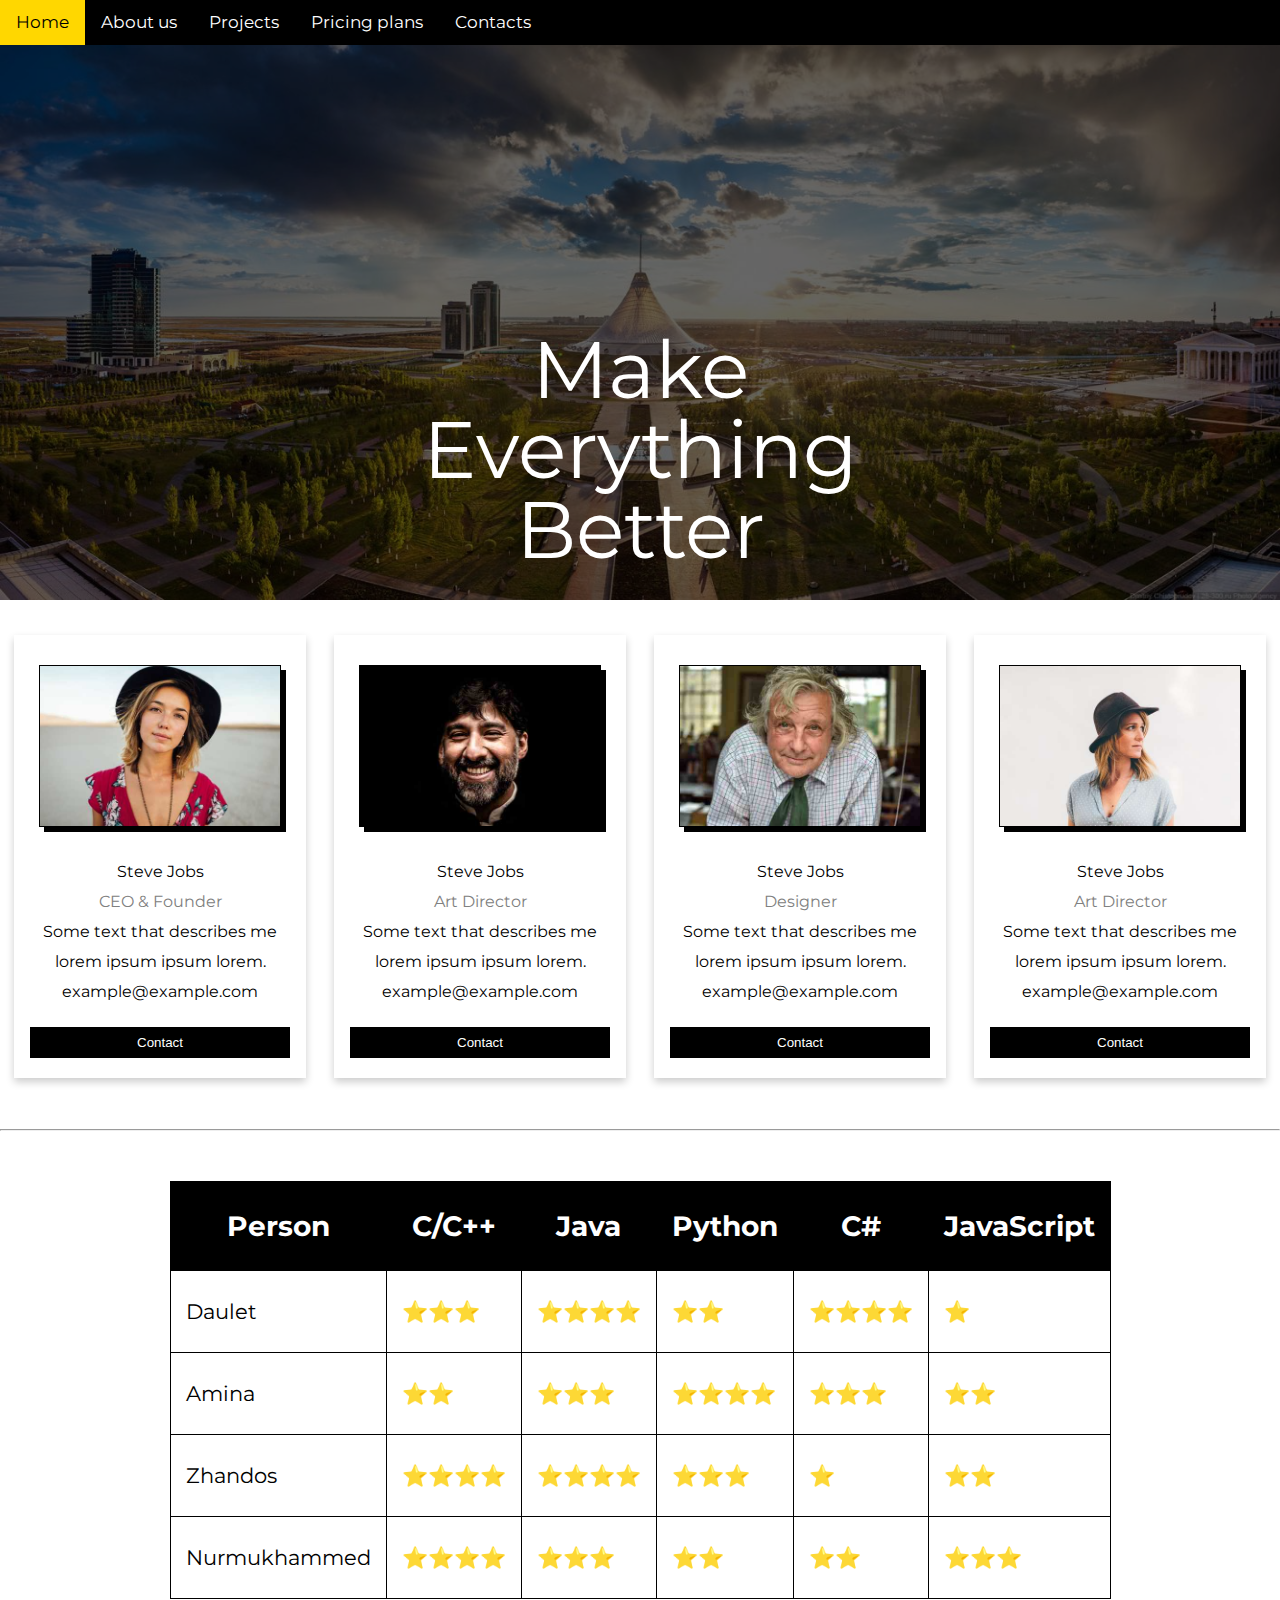
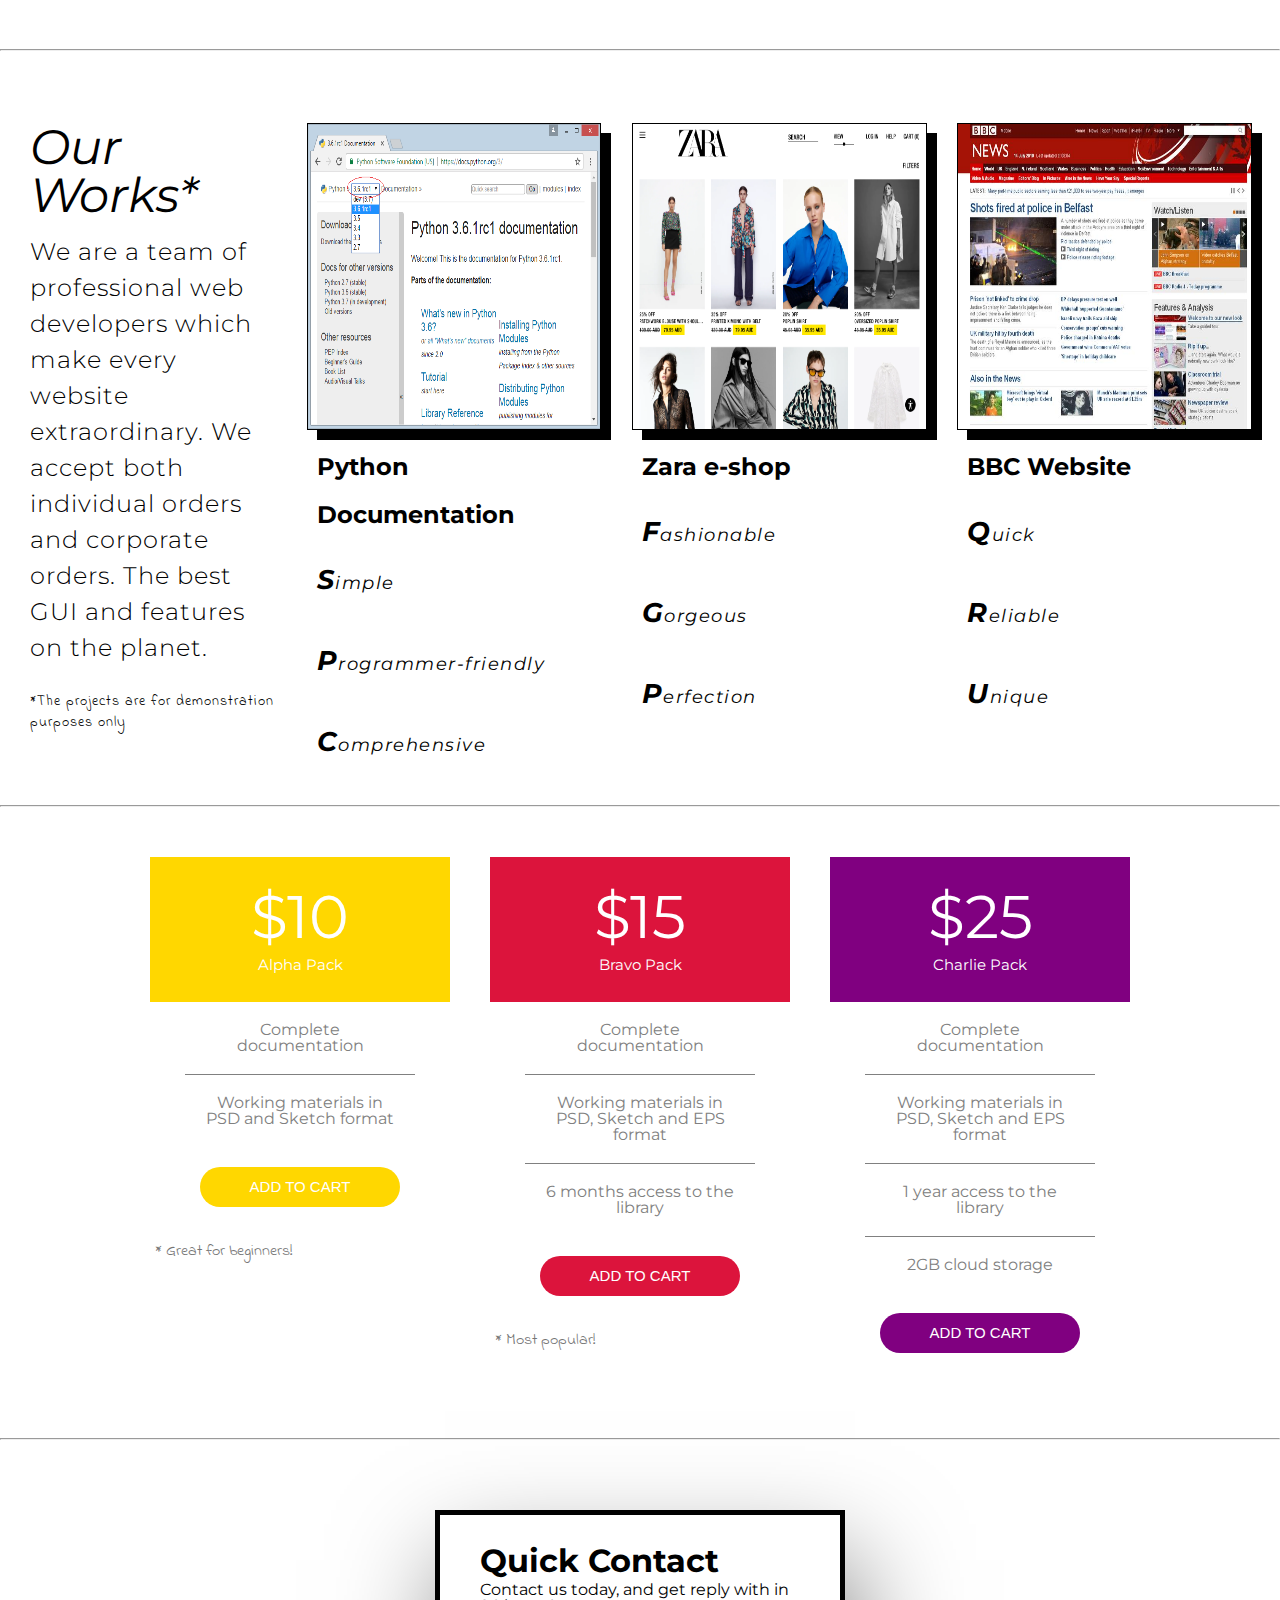
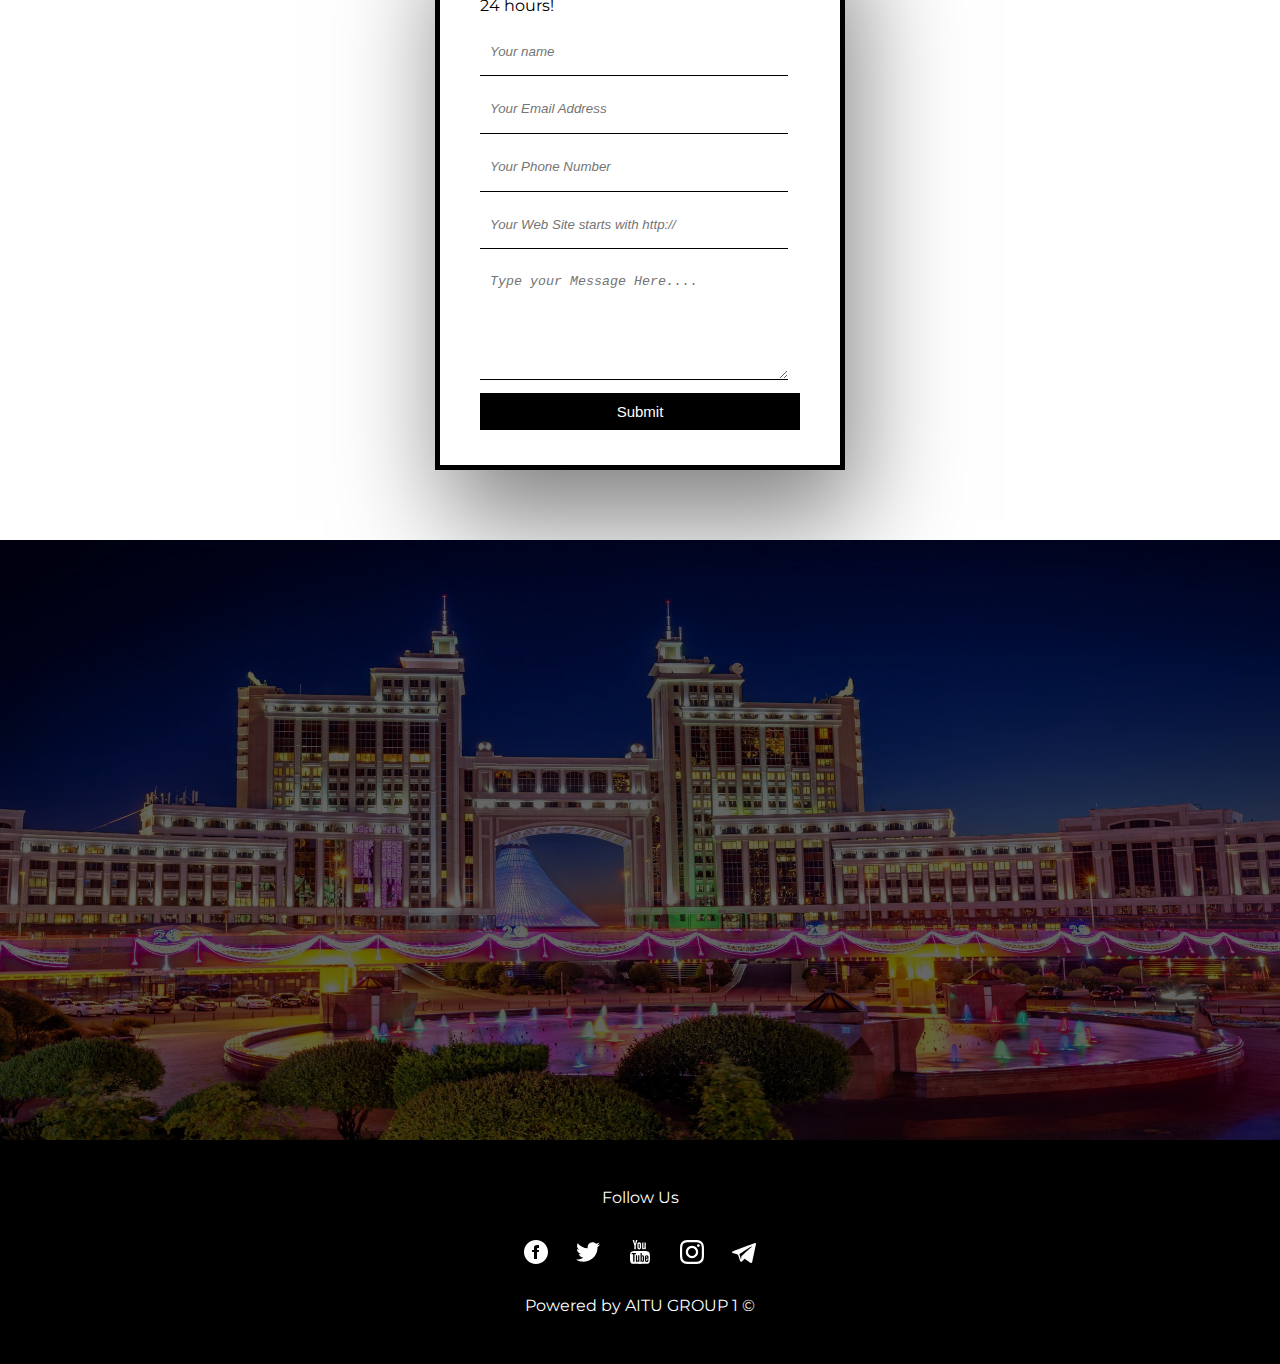
<file: index.html>
<!DOCTYPE html>
<html lang="en">

<head>
    <meta charset="UTF-8">
    <meta http-equiv="X-UA-Compatible" content="IE=edge">
    <meta name="viewport" content="width=device-width, initial-scale=1.0">
    <title>Web Project Group #1</title>
    <link rel="icon" href="imgs/favicon.ico" type="image/x-icon">
    <link rel="stylesheet" href="css/reset.css">
    <link rel="stylesheet" href="css/page.css">
</head>

<body>
    <div id="home"></div>

    <div class="topnav">
        <a class="active" href="#home">Home</a>
        <a href="about.html">About us</a>
        <a href="#projects">Projects</a>
        <a href="#pricing">Pricing plans</a>
        <a href="#contacts">Contacts</a>
    </div>

    <div class="big-picture">
        <img src="imgs/astana-main.jpg" alt="">
        <em class="center">Make Everything Better</em>
    </div>

    <!-- Start Members -->
    <div class="members" id="about">
        <div class="row">
            <div class="column">
                <div class="card">
                    <img src="imgs/team1.jpg" alt="Jane" style="width:100%">
                    <div class="container">
                        <h2>Steve Jobs</h2>
                        <p class="title">CEO & Founder</p>
                        <p>Some text that describes me lorem ipsum ipsum lorem.</p>
                        <p>example@example.com</p>
                        <p><button class="button">Contact</button></p>
                    </div>
                </div>
            </div>

            <div class="column">
                <div class="card">
                    <img src="imgs/team2.jpg" alt="Mike" style="width:100%">
                    <div class="container">
                        <h2>Steve Jobs</h2>
                        <p class="title">Art Director</p>
                        <p>Some text that describes me lorem ipsum ipsum lorem.</p>
                        <p>example@example.com</p>
                        <p><button class="button">Contact</button></p>
                    </div>
                </div>
            </div>

            <div class="column">
                <div class="card">
                    <img src="imgs/team3.jpg" alt="John" style="width:100%">
                    <div class="container">
                        <h2>Steve Jobs</h2>
                        <p class="title">Designer</p>
                        <p>Some text that describes me lorem ipsum ipsum lorem.</p>
                        <p>example@example.com</p>
                        <p><button class="button">Contact</button></p>
                    </div>
                </div>
            </div>

            <div class="column">
                <div class="card">
                    <img src="imgs/team4.jpg" alt="Mike" style="width:100%">
                    <div class="container">
                        <h2>Steve Jobs</h2>
                        <p class="title">Art Director</p>
                        <p>Some text that describes me lorem ipsum ipsum lorem.</p>
                        <p>example@example.com</p>
                        <p><button class="button">Contact</button></p>
                    </div>
                </div>
            </div>

        </div>
    </div>
    <!-- End Members -->

    <hr>
    <!-- Start Skills -->

    <div class="skills">
        <table>
            <tbody>
                <tr>
                    <th>Person</th>
                    <th>C/C++</th>
                    <th>Java</th>
                    <th>Python</th>
                    <th>C#</th>
                    <th>JavaScript</th>
                </tr>
                <tr>
                    <td>Daulet</td>
                    <td>⭐⭐⭐</td>
                    <td>⭐⭐⭐⭐</td>
                    <td>⭐⭐</td>
                    <td>⭐⭐⭐⭐</td>
                    <td>⭐</td>
                </tr>
                <tr>
                    <td>Amina</td>
                    <td>⭐⭐</td>
                    <td>⭐⭐⭐</td>
                    <td>⭐⭐⭐⭐</td>
                    <td>⭐⭐⭐</td>
                    <td>⭐⭐</td>
                </tr>
                <tr>
                    <td>Zhandos</td>
                    <td>⭐⭐⭐⭐</td>
                    <td>⭐⭐⭐⭐</td>
                    <td>⭐⭐⭐</td>
                    <td>⭐</td>
                    <td>⭐⭐</td>
                </tr>
                <tr>
                    <td>Nurmukhammed</td>
                    <td>⭐⭐⭐⭐</td>
                    <td>⭐⭐⭐</td>
                    <td>⭐⭐</td>
                    <td>⭐⭐</td>
                    <td>⭐⭐⭐</td>
                </tr>
            </tbody>
        </table>
    </div>

    <!-- End Skills -->
<hr>
    <!-- Start Works -->
    <div class="works" id="projects">
        <div class="quarter">
            <h2>Our Works*</h2>
            <p>We are a team of professional web developers which make every website extraordinary. We accept both individual orders and corporate orders. The best GUI and features on the planet.</p>
            <p id="warning">*The projects are for demonstration purposes only</p>
        </div>
        <div class="quarter">
            <img src="imgs/python.png" alt="">
            <ul>
                <li>
                    <h3>Python Documentation</h3>
                </li>
                <li>
                    <p>Simple</p>
                </li>
                <li>
                    <p>Programmer-friendly</p>
                </li>
                <li>
                    <p>Comprehensive</p>
                </li>
            </ul>
        </div>
        <div class="quarter">
            <img src="imgs/zara.png" alt="">
            <ul>
                <li>
                    <h3>Zara e-shop</h3>
                </li>
                <li>
                    <p>Fashionable</p>
                </li>
                <li>
                    <p>Gorgeous</p>
                </li>
                <li>
                    <p>Perfection</p>
                </li>
            </ul>
        </div>
        <div class="quarter">
            <img src="imgs/bbc.jpg" alt="">
            <ul>
                <li>
                    <h3>BBC Website</h3>
                </li>
                <li>
                    <p>Quick</p>
                </li>
                <li>
                    <p>Reliable</p>
                </li>
                <li>
                    <p>Unique</p>
                </li>
            </ul>
        </div>
    </div>
    <!-- End Works -->

    <hr>

    <!-- End Pricing panel -->
    <div id="pricing">
        <div class="price_card alpha">
            <div class="header">
                <span class="price">$10</span>
                <span class="name">Alpha Pack</span>
            </div>
            <ul class="features">
                <li>Complete documentation</li>
                <li>Working materials in PSD and Sketch format</li>
            </ul>
            <button>Add to cart</button>
            <span class="tip">* Great for beginners!</span>
        </div>
        <div class="price_card bravo">
            <div class="header">
                <span class="price">$15</span>
                <span class="name">Bravo Pack</span>
            </div>
            <ul class="features">
                <li>Complete documentation</li>
                <li>Working materials in PSD, Sketch and EPS format</li>
                <li>6 months access to the library</li>
            </ul>
            <button>Add to cart</button>
            <span class="tip">* Most popular!</span>
        </div>
        <div class="price_card charlie">
            <div class="header">
                <span class="price">$25</span>
                <span class="name">Charlie Pack</span>
            </div>
            <ul class="features">
                <li>Complete documentation</li>
                <li>Working materials in PSD, Sketch and EPS format</li>
                <li>1 year access to the library</li>
                <li>2GB cloud storage</li>
            </ul>
            <button>Add to cart</button>
        </div>
    </div>
    <!-- End Pricing panel -->

    <hr>

    <!-- Start Feedback -->
    <div class="feedback" id="contacts">
        <form id="contact" action="q">

            <h3>Quick Contact</h3>
            <h4>Contact us today, and get reply with in 24 hours!</h4>

            <input placeholder="Your name" type="text" tabindex="1" required>
            <input placeholder="Your Email Address" type="email" tabindex="2" required>
            <input placeholder="Your Phone Number" type="tel" tabindex="3" required>
            <input placeholder="Your Web Site starts with http://" type="url" tabindex="4" required>
            <textarea placeholder="Type your Message Here...." tabindex="5" required></textarea>

            <button name="submit" type="submit" id="contact-submit" data-submit="...Sending">Submit</button>

        </form>


    </div>
    <!-- End Feedback -->

    <div class="big-picture">
        <img src="imgs/astana.jpg" alt="">
    </div>

    <!-- Start Footer -->
    <footer>
        <h3>Follow Us</h3>
        <div class="logos">
            <div class="item">
                <svg xmlns="http://www.w3.org/2000/svg" width="24" height="24" viewBox="0 0 24 24"><path d="M12 0c-6.627 0-12 5.373-12 12s5.373 12 12 12 12-5.373 12-12-5.373-12-12-12zm3 8h-1.35c-.538 0-.65.221-.65.778v1.222h2l-.209 2h-1.791v7h-3v-7h-2v-2h2v-2.308c0-1.769.931-2.692 3.029-2.692h1.971v3z"/></svg>
            </div>
            <div class="item">
                <svg xmlns="http://www.w3.org/2000/svg" width="24" height="24" viewBox="0 0 24 24"><path d="M24 4.557c-.883.392-1.832.656-2.828.775 1.017-.609 1.798-1.574 2.165-2.724-.951.564-2.005.974-3.127 1.195-.897-.957-2.178-1.555-3.594-1.555-3.179 0-5.515 2.966-4.797 6.045-4.091-.205-7.719-2.165-10.148-5.144-1.29 2.213-.669 5.108 1.523 6.574-.806-.026-1.566-.247-2.229-.616-.054 2.281 1.581 4.415 3.949 4.89-.693.188-1.452.232-2.224.084.626 1.956 2.444 3.379 4.6 3.419-2.07 1.623-4.678 2.348-7.29 2.04 2.179 1.397 4.768 2.212 7.548 2.212 9.142 0 14.307-7.721 13.995-14.646.962-.695 1.797-1.562 2.457-2.549z"/></svg>
            </div>
            <div class="item">
                <svg xmlns="http://www.w3.org/2000/svg" width="24" height="24" viewBox="0 0 24 24"><path d="M4.652 0h1.44l.988 3.702.916-3.702h1.454l-1.665 5.505v3.757h-1.431v-3.757l-1.702-5.505zm6.594 2.373c-1.119 0-1.861.74-1.861 1.835v3.349c0 1.204.629 1.831 1.861 1.831 1.022 0 1.826-.683 1.826-1.831v-3.349c0-1.069-.797-1.835-1.826-1.835zm.531 5.127c0 .372-.19.646-.532.646-.351 0-.554-.287-.554-.646v-3.179c0-.374.172-.651.529-.651.39 0 .557.269.557.651v3.179zm4.729-5.07v5.186c-.155.194-.5.512-.747.512-.271 0-.338-.186-.338-.46v-5.238h-1.27v5.71c0 .675.206 1.22.887 1.22.384 0 .918-.2 1.468-.853v.754h1.27v-6.831h-1.27zm2.203 13.858c-.448 0-.541.315-.541.763v.659h1.069v-.66c.001-.44-.092-.762-.528-.762zm-4.703.04c-.084.043-.167.109-.25.198v4.055c.099.106.194.182.287.229.197.1.485.107.619-.067.07-.092.105-.241.105-.449v-3.359c0-.22-.043-.386-.129-.5-.147-.193-.42-.214-.632-.107zm4.827-5.195c-2.604-.177-11.066-.177-13.666 0-2.814.192-3.146 1.892-3.167 6.367.021 4.467.35 6.175 3.167 6.367 2.6.177 11.062.177 13.666 0 2.814-.192 3.146-1.893 3.167-6.367-.021-4.467-.35-6.175-3.167-6.367zm-12.324 10.686h-1.363v-7.54h-1.41v-1.28h4.182v1.28h-1.41v7.54zm4.846 0h-1.21v-.718c-.223.265-.455.467-.696.605-.652.374-1.547.365-1.547-.955v-5.438h1.209v4.988c0 .262.063.438.322.438.236 0 .564-.303.711-.487v-4.939h1.21v6.506zm4.657-1.348c0 .805-.301 1.431-1.106 1.431-.443 0-.812-.162-1.149-.583v.5h-1.221v-8.82h1.221v2.84c.273-.333.644-.608 1.076-.608.886 0 1.18.749 1.18 1.631v3.609zm4.471-1.752h-2.314v1.228c0 .488.042.91.528.91.511 0 .541-.344.541-.91v-.452h1.245v.489c0 1.253-.538 2.013-1.813 2.013-1.155 0-1.746-.842-1.746-2.013v-2.921c0-1.129.746-1.914 1.837-1.914 1.161 0 1.721.738 1.721 1.914v1.656z"/></svg>
            </div>
            <div class="item">
                <svg xmlns="http://www.w3.org/2000/svg" width="24" height="24" viewBox="0 0 24 24"><path d="M12 2.163c3.204 0 3.584.012 4.85.07 3.252.148 4.771 1.691 4.919 4.919.058 1.265.069 1.645.069 4.849 0 3.205-.012 3.584-.069 4.849-.149 3.225-1.664 4.771-4.919 4.919-1.266.058-1.644.07-4.85.07-3.204 0-3.584-.012-4.849-.07-3.26-.149-4.771-1.699-4.919-4.92-.058-1.265-.07-1.644-.07-4.849 0-3.204.013-3.583.07-4.849.149-3.227 1.664-4.771 4.919-4.919 1.266-.057 1.645-.069 4.849-.069zm0-2.163c-3.259 0-3.667.014-4.947.072-4.358.2-6.78 2.618-6.98 6.98-.059 1.281-.073 1.689-.073 4.948 0 3.259.014 3.668.072 4.948.2 4.358 2.618 6.78 6.98 6.98 1.281.058 1.689.072 4.948.072 3.259 0 3.668-.014 4.948-.072 4.354-.2 6.782-2.618 6.979-6.98.059-1.28.073-1.689.073-4.948 0-3.259-.014-3.667-.072-4.947-.196-4.354-2.617-6.78-6.979-6.98-1.281-.059-1.69-.073-4.949-.073zm0 5.838c-3.403 0-6.162 2.759-6.162 6.162s2.759 6.163 6.162 6.163 6.162-2.759 6.162-6.163c0-3.403-2.759-6.162-6.162-6.162zm0 10.162c-2.209 0-4-1.79-4-4 0-2.209 1.791-4 4-4s4 1.791 4 4c0 2.21-1.791 4-4 4zm6.406-11.845c-.796 0-1.441.645-1.441 1.44s.645 1.44 1.441 1.44c.795 0 1.439-.645 1.439-1.44s-.644-1.44-1.439-1.44z"/></svg>
            </div>
            <div class="item">
                <?xml version="1.0" encoding="UTF-8" standalone="no"?>
                <!DOCTYPE svg PUBLIC "-//W3C//DTD SVG 1.1//EN" "http://www.w3.org/Graphics/SVG/1.1/DTD/svg11.dtd"><svg width="24px" height="24px" version="1.1" xmlns="http://www.w3.org/2000/svg" xmlns:xlink="http://www.w3.org/1999/xlink" xml:space="preserve" xmlns:serif="http://www.serif.com/" style="fill-rule:evenodd;clip-rule:evenodd;stroke-linejoin:round;stroke-miterlimit:1.41421;"><path id="telegram-1" d="M18.384,22.779c0.322,0.228 0.737,0.285 1.107,0.145c0.37,-0.141 0.642,-0.457 0.724,-0.84c0.869,-4.084 2.977,-14.421 3.768,-18.136c0.06,-0.28 -0.04,-0.571 -0.26,-0.758c-0.22,-0.187 -0.525,-0.241 -0.797,-0.14c-4.193,1.552 -17.106,6.397 -22.384,8.35c-0.335,0.124 -0.553,0.446 -0.542,0.799c0.012,0.354 0.25,0.661 0.593,0.764c2.367,0.708 5.474,1.693 5.474,1.693c0,0 1.452,4.385 2.209,6.615c0.095,0.28 0.314,0.5 0.603,0.576c0.288,0.075 0.596,-0.004 0.811,-0.207c1.216,-1.148 3.096,-2.923 3.096,-2.923c0,0 3.572,2.619 5.598,4.062Zm-11.01,-8.677l1.679,5.538l0.373,-3.507c0,0 6.487,-5.851 10.185,-9.186c0.108,-0.098 0.123,-0.262 0.033,-0.377c-0.089,-0.115 -0.253,-0.142 -0.376,-0.064c-4.286,2.737 -11.894,7.596 -11.894,7.596Z"/></svg>
            </div>
        </div>
        <h4>Powered by AITU GROUP 1 &copy;</h4>
    </footer>
    <!-- End Footer -->
</body>

</html>
</file>
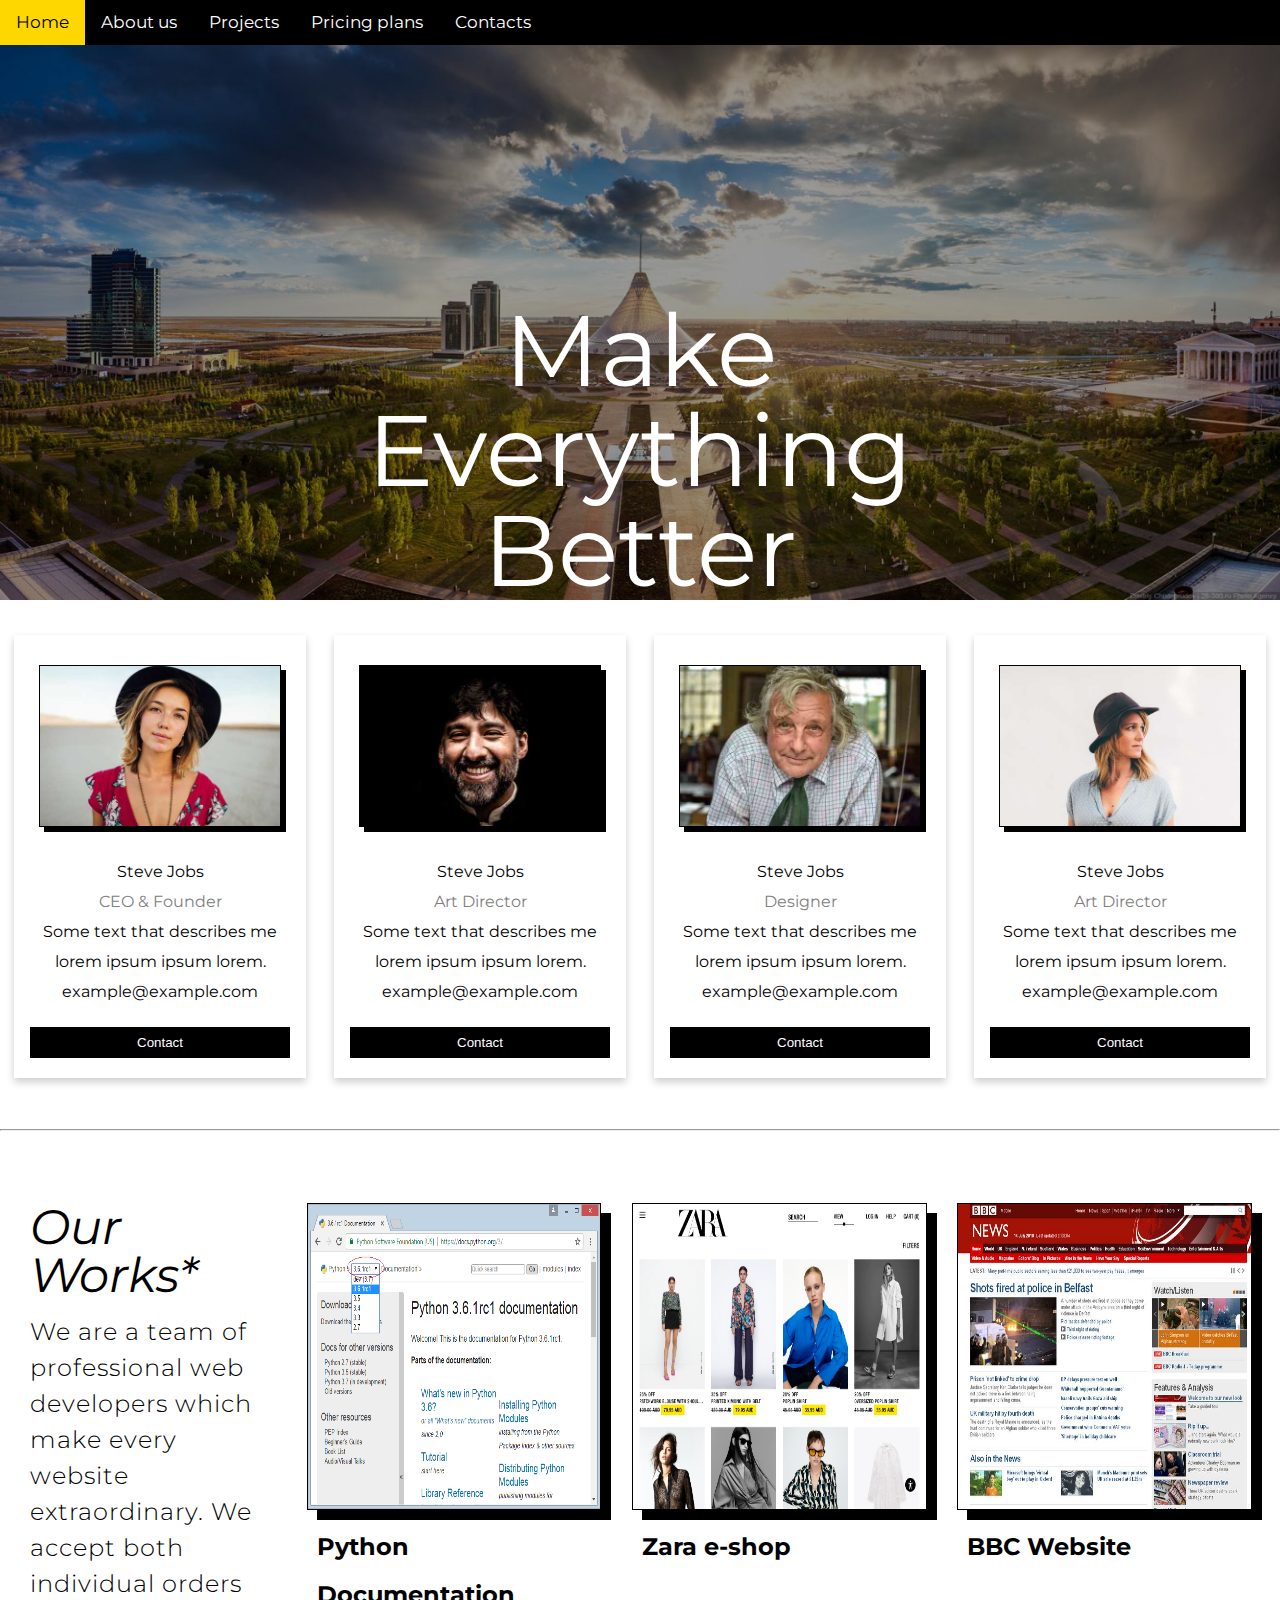
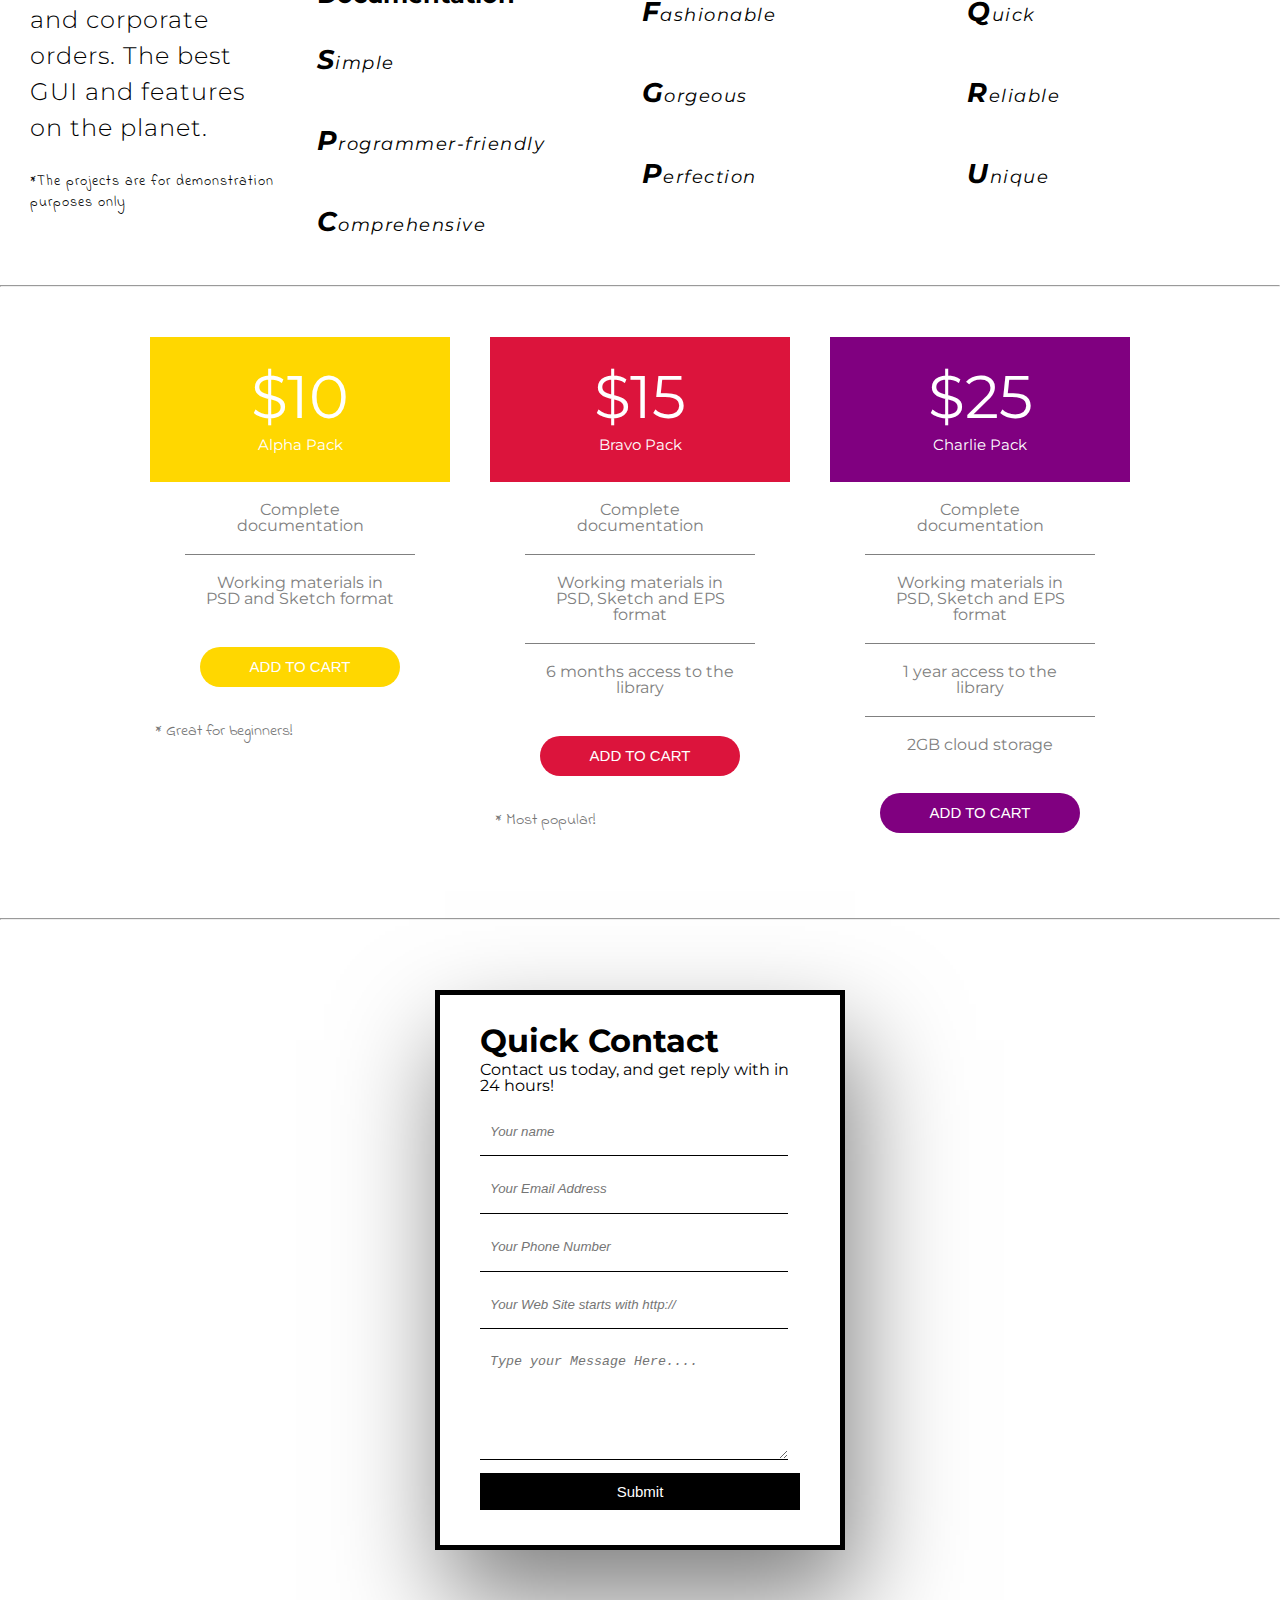
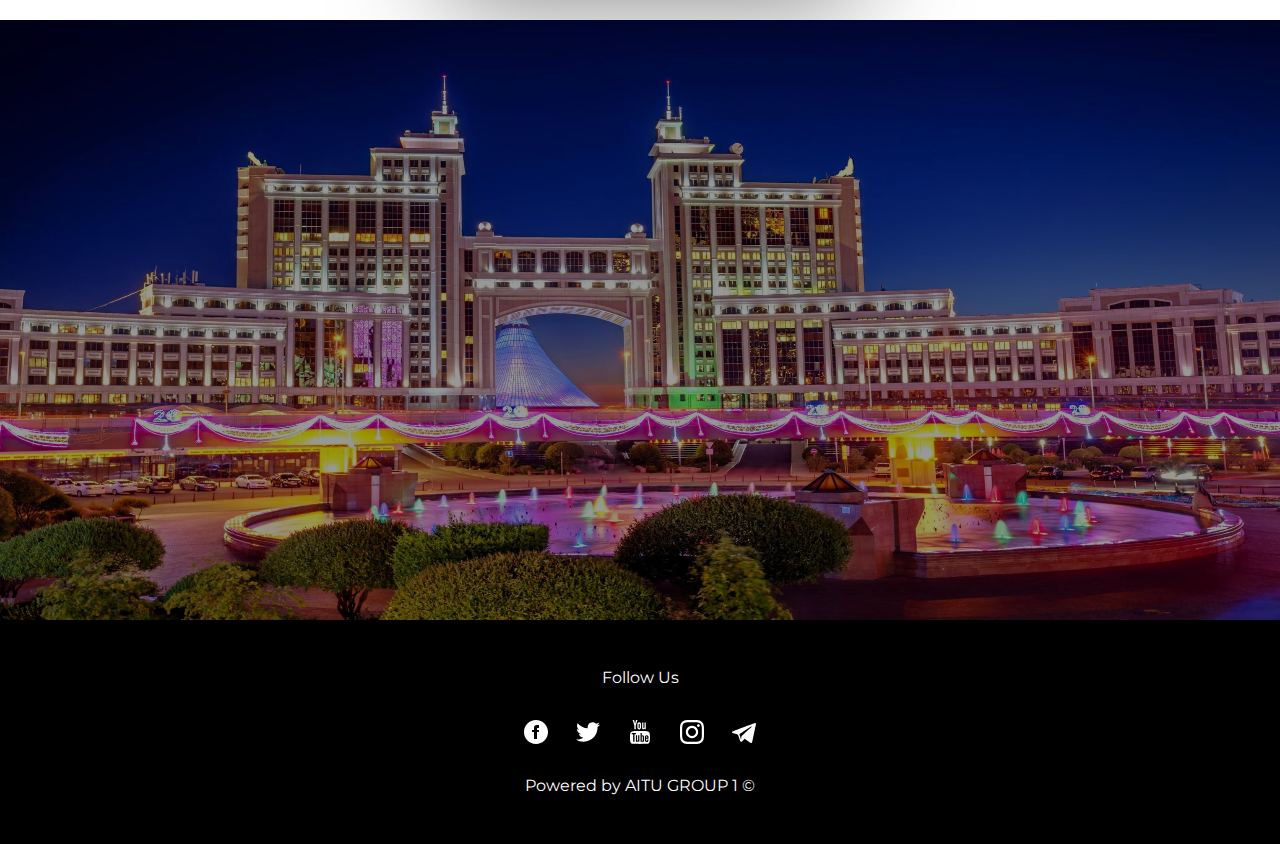
<file: about/web/index.html>
<!DOCTYPE html>
<html lang="en">

<head>
    <meta charset="UTF-8">
    <meta http-equiv="X-UA-Compatible" content="IE=edge">
    <meta name="viewport" content="width=device-width, initial-scale=1.0">
    <title>Web Project Group #1</title>
    <link rel="icon" href="imgs/favicon.ico" type="image/x-icon">
    <link rel="stylesheet" href="css/reset.css">
    <link rel="stylesheet" href="css/page.css">
</head>

<body>
    <div id="home"></div>

    <div class="topnav">
        <a class="active" href="#home">Home</a>
        <a href="about.html">About us</a>
        <a href="#projects">Projects</a>
        <a href="#pricing">Pricing plans</a>
        <a href="#contacts">Contacts</a>
    </div>

    <div class="big-picture">
        <img src="imgs/astana-main.jpg" alt="">
        <em class="center">Make Everything Better</em>
    </div>

    <!-- Start Members -->
    <div class="members" id="about">
        <div class="row">
            <div class="column">
                <div class="card">
                    <img src="imgs/team1.jpg" alt="Jane" style="width:100%">
                    <div class="container">
                        <h2>Steve Jobs</h2>
                        <p class="title">CEO & Founder</p>
                        <p>Some text that describes me lorem ipsum ipsum lorem.</p>
                        <p>example@example.com</p>
                        <p><button class="button">Contact</button></p>
                    </div>
                </div>
            </div>

            <div class="column">
                <div class="card">
                    <img src="imgs/team2.jpg" alt="Mike" style="width:100%">
                    <div class="container">
                        <h2>Steve Jobs</h2>
                        <p class="title">Art Director</p>
                        <p>Some text that describes me lorem ipsum ipsum lorem.</p>
                        <p>example@example.com</p>
                        <p><button class="button">Contact</button></p>
                    </div>
                </div>
            </div>

            <div class="column">
                <div class="card">
                    <img src="imgs/team3.jpg" alt="John" style="width:100%">
                    <div class="container">
                        <h2>Steve Jobs</h2>
                        <p class="title">Designer</p>
                        <p>Some text that describes me lorem ipsum ipsum lorem.</p>
                        <p>example@example.com</p>
                        <p><button class="button">Contact</button></p>
                    </div>
                </div>
            </div>

            <div class="column">
                <div class="card">
                    <img src="imgs/team4.jpg" alt="Mike" style="width:100%">
                    <div class="container">
                        <h2>Steve Jobs</h2>
                        <p class="title">Art Director</p>
                        <p>Some text that describes me lorem ipsum ipsum lorem.</p>
                        <p>example@example.com</p>
                        <p><button class="button">Contact</button></p>
                    </div>
                </div>
            </div>

        </div>
    </div>
    <!-- End Members -->

    <hr>

    <!-- Start Works -->
    <div class="works" id="projects">
        <div class="quarter">
            <h2>Our Works*</h2>
            <p>We are a team of professional web developers which make every website extraordinary. We accept both individual orders and corporate orders. The best GUI and features on the planet.</p>
            <p id="warning">*The projects are for demonstration purposes only</p>
        </div>
        <div class="quarter">
            <img src="imgs/python.png" alt="">
            <ul>
                <li>
                    <h3>Python Documentation</h3>
                </li>
                <li>
                    <p>Simple</p>
                </li>
                <li>
                    <p>Programmer-friendly</p>
                </li>
                <li>
                    <p>Comprehensive</p>
                </li>
            </ul>
        </div>
        <div class="quarter">
            <img src="imgs/zara.png" alt="">
            <ul>
                <li>
                    <h3>Zara e-shop</h3>
                </li>
                <li>
                    <p>Fashionable</p>
                </li>
                <li>
                    <p>Gorgeous</p>
                </li>
                <li>
                    <p>Perfection</p>
                </li>
            </ul>
        </div>
        <div class="quarter">
            <img src="imgs/bbc.jpg" alt="">
            <ul>
                <li>
                    <h3>BBC Website</h3>
                </li>
                <li>
                    <p>Quick</p>
                </li>
                <li>
                    <p>Reliable</p>
                </li>
                <li>
                    <p>Unique</p>
                </li>
            </ul>
        </div>
    </div>
    <!-- End Works -->

    <hr>

    <!-- End Pricing panel -->
    <div id="pricing">
        <div class="price_card alpha">
            <div class="header">
                <span class="price">$10</span>
                <span class="name">Alpha Pack</span>
            </div>
            <ul class="features">
                <li>Complete documentation</li>
                <li>Working materials in PSD and Sketch format</li>
            </ul>
            <button>Add to cart</button>
            <span class="tip">* Great for beginners!</span>
        </div>
        <div class="price_card bravo">
            <div class="header">
                <span class="price">$15</span>
                <span class="name">Bravo Pack</span>
            </div>
            <ul class="features">
                <li>Complete documentation</li>
                <li>Working materials in PSD, Sketch and EPS format</li>
                <li>6 months access to the library</li>
            </ul>
            <button>Add to cart</button>
            <span class="tip">* Most popular!</span>
        </div>
        <div class="price_card charlie">
            <div class="header">
                <span class="price">$25</span>
                <span class="name">Charlie Pack</span>
            </div>
            <ul class="features">
                <li>Complete documentation</li>
                <li>Working materials in PSD, Sketch and EPS format</li>
                <li>1 year access to the library</li>
                <li>2GB cloud storage</li>
            </ul>
            <button>Add to cart</button>
        </div>
    </div>
    <!-- End Pricing panel -->

    <hr>

    <!-- Start Feedback -->
    <div class="feedback" id="contacts">
        <form id="contact" action="q">

            <h3>Quick Contact</h3>
            <h4>Contact us today, and get reply with in 24 hours!</h4>

            <input placeholder="Your name" type="text" tabindex="1" required>
            <input placeholder="Your Email Address" type="email" tabindex="2" required>
            <input placeholder="Your Phone Number" type="tel" tabindex="3" required>
            <input placeholder="Your Web Site starts with http://" type="url" tabindex="4" required>
            <textarea placeholder="Type your Message Here...." tabindex="5" required></textarea>

            <button name="submit" type="submit" id="contact-submit" data-submit="...Sending">Submit</button>

        </form>


    </div>
    <!-- End Feedback -->

    <div class="big-picture">
        <img src="imgs/astana.jpg" alt="">
    </div>

    <!-- Start Footer -->
    <footer>
        <h3>Follow Us</h3>
        <div class="logos">
            <div class="item">
                <svg xmlns="http://www.w3.org/2000/svg" width="24" height="24" viewBox="0 0 24 24"><path d="M12 0c-6.627 0-12 5.373-12 12s5.373 12 12 12 12-5.373 12-12-5.373-12-12-12zm3 8h-1.35c-.538 0-.65.221-.65.778v1.222h2l-.209 2h-1.791v7h-3v-7h-2v-2h2v-2.308c0-1.769.931-2.692 3.029-2.692h1.971v3z"/></svg>
            </div>
            <div class="item">
                <svg xmlns="http://www.w3.org/2000/svg" width="24" height="24" viewBox="0 0 24 24"><path d="M24 4.557c-.883.392-1.832.656-2.828.775 1.017-.609 1.798-1.574 2.165-2.724-.951.564-2.005.974-3.127 1.195-.897-.957-2.178-1.555-3.594-1.555-3.179 0-5.515 2.966-4.797 6.045-4.091-.205-7.719-2.165-10.148-5.144-1.29 2.213-.669 5.108 1.523 6.574-.806-.026-1.566-.247-2.229-.616-.054 2.281 1.581 4.415 3.949 4.89-.693.188-1.452.232-2.224.084.626 1.956 2.444 3.379 4.6 3.419-2.07 1.623-4.678 2.348-7.29 2.04 2.179 1.397 4.768 2.212 7.548 2.212 9.142 0 14.307-7.721 13.995-14.646.962-.695 1.797-1.562 2.457-2.549z"/></svg>
            </div>
            <div class="item">
                <svg xmlns="http://www.w3.org/2000/svg" width="24" height="24" viewBox="0 0 24 24"><path d="M4.652 0h1.44l.988 3.702.916-3.702h1.454l-1.665 5.505v3.757h-1.431v-3.757l-1.702-5.505zm6.594 2.373c-1.119 0-1.861.74-1.861 1.835v3.349c0 1.204.629 1.831 1.861 1.831 1.022 0 1.826-.683 1.826-1.831v-3.349c0-1.069-.797-1.835-1.826-1.835zm.531 5.127c0 .372-.19.646-.532.646-.351 0-.554-.287-.554-.646v-3.179c0-.374.172-.651.529-.651.39 0 .557.269.557.651v3.179zm4.729-5.07v5.186c-.155.194-.5.512-.747.512-.271 0-.338-.186-.338-.46v-5.238h-1.27v5.71c0 .675.206 1.22.887 1.22.384 0 .918-.2 1.468-.853v.754h1.27v-6.831h-1.27zm2.203 13.858c-.448 0-.541.315-.541.763v.659h1.069v-.66c.001-.44-.092-.762-.528-.762zm-4.703.04c-.084.043-.167.109-.25.198v4.055c.099.106.194.182.287.229.197.1.485.107.619-.067.07-.092.105-.241.105-.449v-3.359c0-.22-.043-.386-.129-.5-.147-.193-.42-.214-.632-.107zm4.827-5.195c-2.604-.177-11.066-.177-13.666 0-2.814.192-3.146 1.892-3.167 6.367.021 4.467.35 6.175 3.167 6.367 2.6.177 11.062.177 13.666 0 2.814-.192 3.146-1.893 3.167-6.367-.021-4.467-.35-6.175-3.167-6.367zm-12.324 10.686h-1.363v-7.54h-1.41v-1.28h4.182v1.28h-1.41v7.54zm4.846 0h-1.21v-.718c-.223.265-.455.467-.696.605-.652.374-1.547.365-1.547-.955v-5.438h1.209v4.988c0 .262.063.438.322.438.236 0 .564-.303.711-.487v-4.939h1.21v6.506zm4.657-1.348c0 .805-.301 1.431-1.106 1.431-.443 0-.812-.162-1.149-.583v.5h-1.221v-8.82h1.221v2.84c.273-.333.644-.608 1.076-.608.886 0 1.18.749 1.18 1.631v3.609zm4.471-1.752h-2.314v1.228c0 .488.042.91.528.91.511 0 .541-.344.541-.91v-.452h1.245v.489c0 1.253-.538 2.013-1.813 2.013-1.155 0-1.746-.842-1.746-2.013v-2.921c0-1.129.746-1.914 1.837-1.914 1.161 0 1.721.738 1.721 1.914v1.656z"/></svg>
            </div>
            <div class="item">
                <svg xmlns="http://www.w3.org/2000/svg" width="24" height="24" viewBox="0 0 24 24"><path d="M12 2.163c3.204 0 3.584.012 4.85.07 3.252.148 4.771 1.691 4.919 4.919.058 1.265.069 1.645.069 4.849 0 3.205-.012 3.584-.069 4.849-.149 3.225-1.664 4.771-4.919 4.919-1.266.058-1.644.07-4.85.07-3.204 0-3.584-.012-4.849-.07-3.26-.149-4.771-1.699-4.919-4.92-.058-1.265-.07-1.644-.07-4.849 0-3.204.013-3.583.07-4.849.149-3.227 1.664-4.771 4.919-4.919 1.266-.057 1.645-.069 4.849-.069zm0-2.163c-3.259 0-3.667.014-4.947.072-4.358.2-6.78 2.618-6.98 6.98-.059 1.281-.073 1.689-.073 4.948 0 3.259.014 3.668.072 4.948.2 4.358 2.618 6.78 6.98 6.98 1.281.058 1.689.072 4.948.072 3.259 0 3.668-.014 4.948-.072 4.354-.2 6.782-2.618 6.979-6.98.059-1.28.073-1.689.073-4.948 0-3.259-.014-3.667-.072-4.947-.196-4.354-2.617-6.78-6.979-6.98-1.281-.059-1.69-.073-4.949-.073zm0 5.838c-3.403 0-6.162 2.759-6.162 6.162s2.759 6.163 6.162 6.163 6.162-2.759 6.162-6.163c0-3.403-2.759-6.162-6.162-6.162zm0 10.162c-2.209 0-4-1.79-4-4 0-2.209 1.791-4 4-4s4 1.791 4 4c0 2.21-1.791 4-4 4zm6.406-11.845c-.796 0-1.441.645-1.441 1.44s.645 1.44 1.441 1.44c.795 0 1.439-.645 1.439-1.44s-.644-1.44-1.439-1.44z"/></svg>
            </div>
            <div class="item">
                <?xml version="1.0" encoding="UTF-8" standalone="no"?>
                <!DOCTYPE svg PUBLIC "-//W3C//DTD SVG 1.1//EN" "http://www.w3.org/Graphics/SVG/1.1/DTD/svg11.dtd"><svg width="24px" height="24px" version="1.1" xmlns="http://www.w3.org/2000/svg" xmlns:xlink="http://www.w3.org/1999/xlink" xml:space="preserve" xmlns:serif="http://www.serif.com/" style="fill-rule:evenodd;clip-rule:evenodd;stroke-linejoin:round;stroke-miterlimit:1.41421;"><path id="telegram-1" d="M18.384,22.779c0.322,0.228 0.737,0.285 1.107,0.145c0.37,-0.141 0.642,-0.457 0.724,-0.84c0.869,-4.084 2.977,-14.421 3.768,-18.136c0.06,-0.28 -0.04,-0.571 -0.26,-0.758c-0.22,-0.187 -0.525,-0.241 -0.797,-0.14c-4.193,1.552 -17.106,6.397 -22.384,8.35c-0.335,0.124 -0.553,0.446 -0.542,0.799c0.012,0.354 0.25,0.661 0.593,0.764c2.367,0.708 5.474,1.693 5.474,1.693c0,0 1.452,4.385 2.209,6.615c0.095,0.28 0.314,0.5 0.603,0.576c0.288,0.075 0.596,-0.004 0.811,-0.207c1.216,-1.148 3.096,-2.923 3.096,-2.923c0,0 3.572,2.619 5.598,4.062Zm-11.01,-8.677l1.679,5.538l0.373,-3.507c0,0 6.487,-5.851 10.185,-9.186c0.108,-0.098 0.123,-0.262 0.033,-0.377c-0.089,-0.115 -0.253,-0.142 -0.376,-0.064c-4.286,2.737 -11.894,7.596 -11.894,7.596Z"/></svg>
            </div>
        </div>
        <h4>Powered by AITU GROUP 1 &copy;</h4>
    </footer>
    <!-- End Footer -->
</body>

</html>
</file>
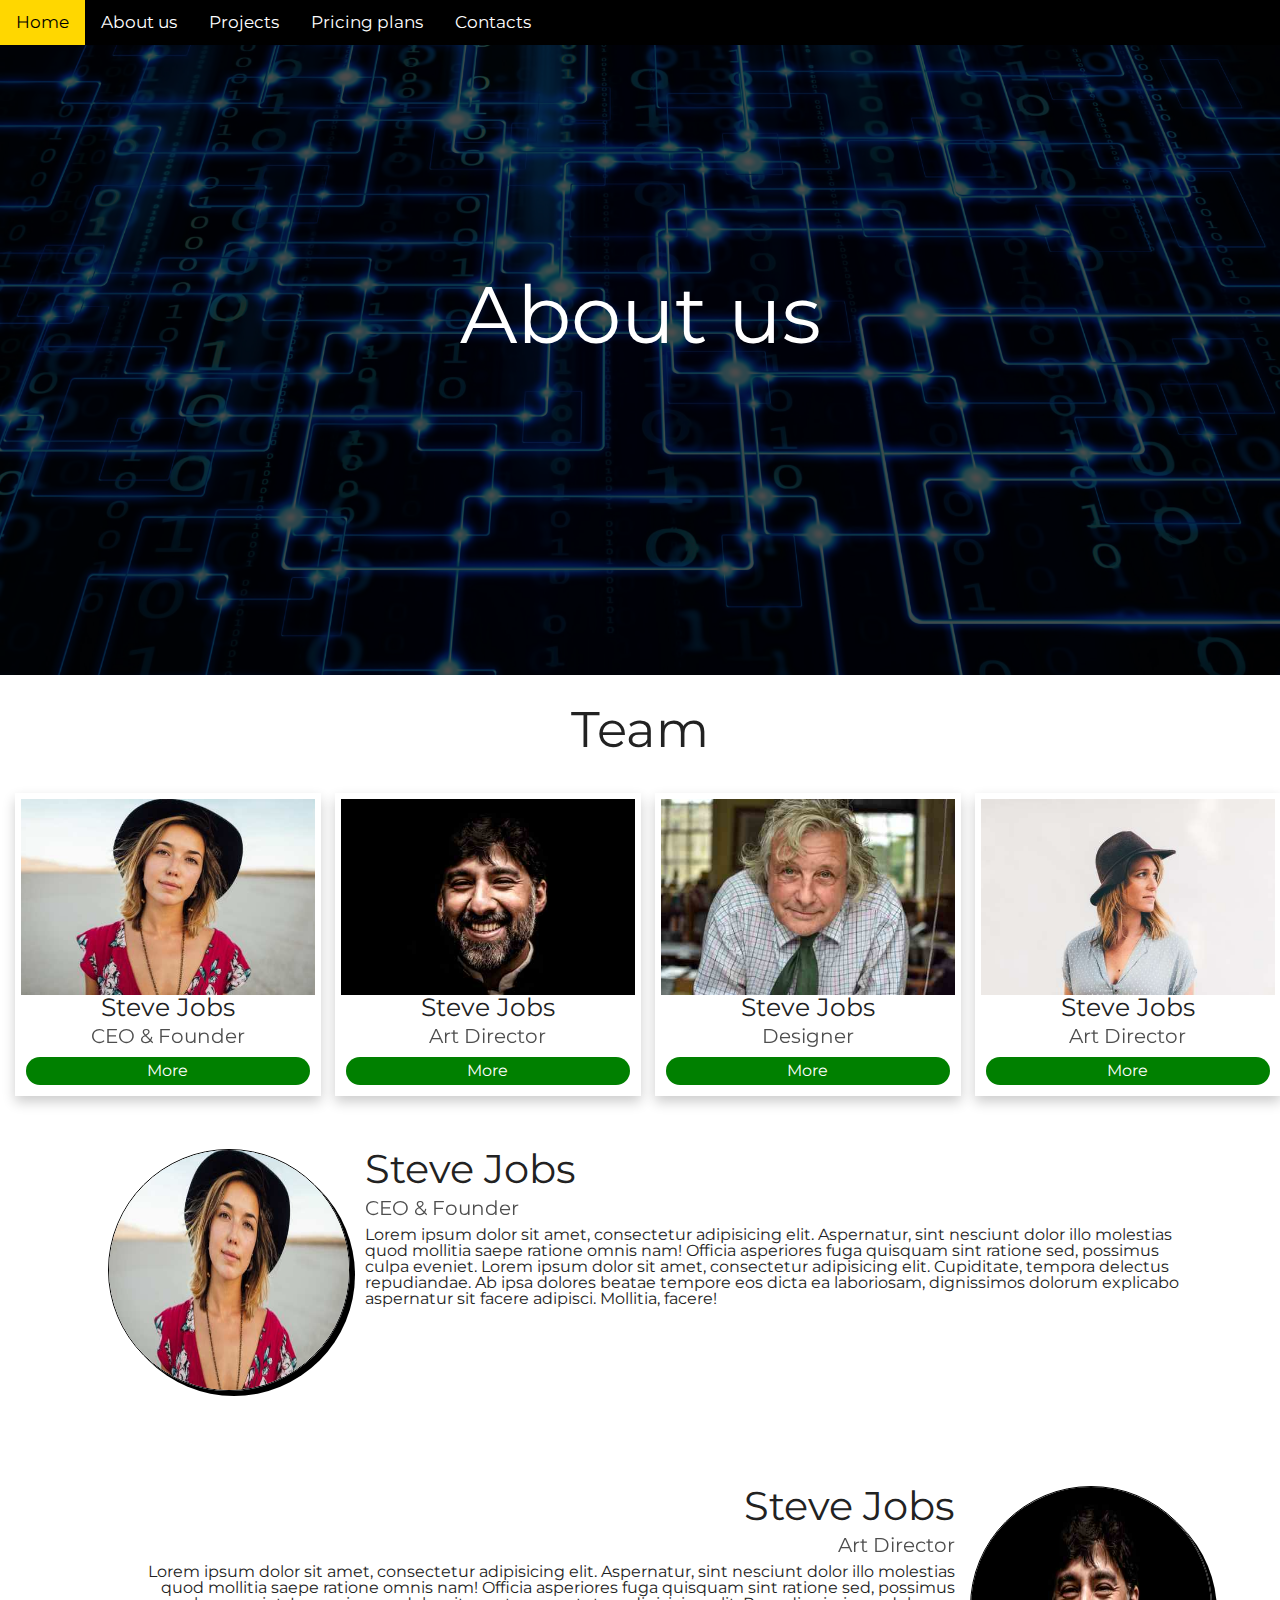
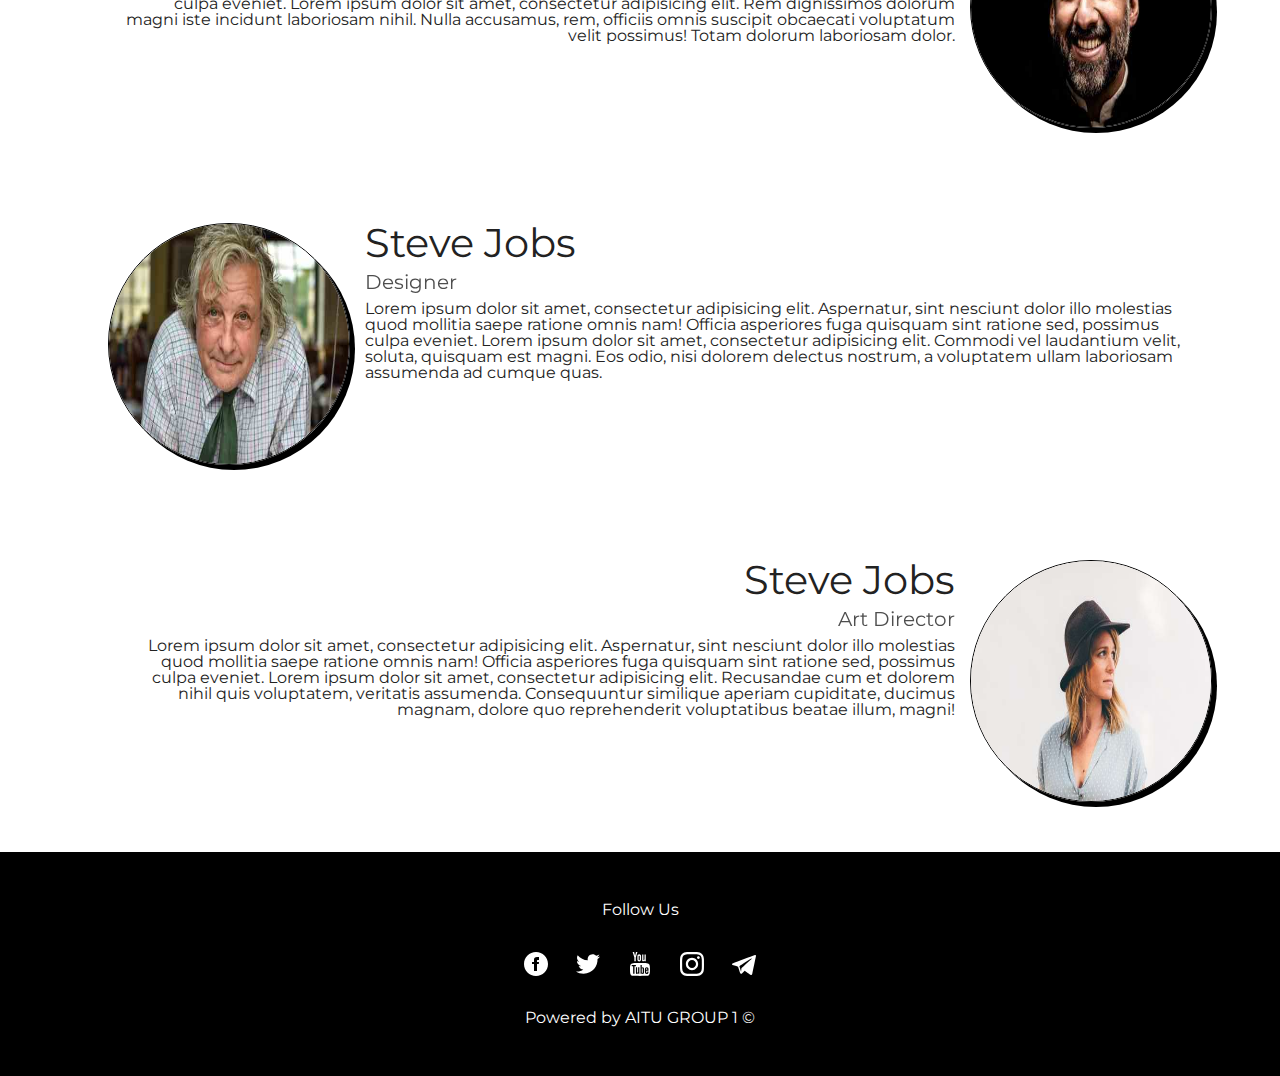
<file: about.html>
<!DOCTYPE html>
<html lang="en">
<head>
  <meta charset="UTF-8">
  <meta name="viewport" content="width=device-width, initial-scale=1.0">
  <meta http-equiv="X-UA-Compatible" content="ie=edge">
  <title>Web Project Group #1</title>
  <link rel="stylesheet" type="text/css" href="styles.css">
  <link rel="stylesheet" href="rreset.css">
  <link rel="icon" href="imgs/favicon.ico" type="image/x-icon">
  <link rel="stylesheet" href="css/page.css">
</head>
<body>
  <!-- topnav -->
  <div id="home"></div>

  <div class="topnav">
      <a class="active" href="index.html#home">Home</a>
      <a href="about.html">About us</a>
      <a href="index.html#projects">Projects</a>
      <a href="index.html#pricing">Pricing plans</a>
      <a href="index.html#contacts">Contacts</a>
  </div>
  <!-- About  -->
<div class="about">
  <div class="aboutpic"></div>
  <h1 id="textabout">About us</h1>
</div>

  <!-- Team section with cards-->
  <h1 id="a">Team</h1>
  <div class="cardss">
    <div class="card">
      <img class="cardpic" src="team1.jpg" alt="">
      <strong class="name">Steve Jobs</strong>
      <p class="shortinfo">CEO & Founder</p>
        <a class="button" href="#member1"><p class="btntext">More</p></a>
    </div>
    <div class="card">
      <img class="cardpic" src="team2.jpg" alt="">
      <strong class="name">Steve Jobs</strong >
      <p class="shortinfo">Art Director</p>
        <a class="button" href="#member2"><p class="btntext">More</p></a>
    </div>
    <div class="card">
      <img class="cardpic" src="team3.jpg" alt="">
      <strong class="name">Steve Jobs</strong>
      <p class="shortinfo">Designer</p>
        <a class="button" href="#member3"><p class="btntext">More</p></a>
    </div>
    <div class="card">
      <img class="cardpic" src="team4.jpg" alt="">
      <strong class="name">Steve Jobs</strong>
      <p class="shortinfo">Art Director</p>
        <a class="button" href="#member4"><p class="btntext">More</p></a>
    </div>
  </div>
<!-- More info about each member -->
  <div class="members">
    <div class="more" id="member1">
      <div class="pic">
        <img id="member" src="team1.jpg" alt="">
      </div>
      <div class="text">
        <strong class="name1">Steve Jobs</strong >
        <p class="shortinfo1">CEO & Founder</p>
        <p>Lorem ipsum dolor sit amet, consectetur adipisicing elit. Aspernatur, sint nesciunt dolor illo molestias quod mollitia saepe ratione omnis nam! Officia asperiores fuga quisquam sint ratione sed, possimus culpa eveniet.
        Lorem ipsum dolor sit amet, consectetur adipisicing elit. Cupiditate, tempora delectus repudiandae. Ab ipsa dolores beatae tempore eos dicta ea laboriosam, dignissimos dolorum explicabo aspernatur sit facere adipisci. Mollitia, facere!</p>
      </div>
    </div>
    <div class="more"  id="member2">
      <div class="text1">
        <strong class="name1">Steve Jobs</strong >
        <p class="shortinfo1">Art Director</p>
        <p>Lorem ipsum dolor sit amet, consectetur adipisicing elit. Aspernatur, sint nesciunt dolor illo molestias quod mollitia saepe ratione omnis nam! Officia asperiores fuga quisquam sint ratione sed, possimus culpa eveniet. Lorem ipsum dolor sit amet, consectetur adipisicing elit. Rem dignissimos dolorum magni iste incidunt laboriosam nihil. Nulla accusamus, rem, officiis omnis suscipit obcaecati voluptatum velit possimus! Totam dolorum laboriosam dolor.</p>
      </div>
      <div class="pic">
        <img id="member" src="team2.jpg" alt="">
      </div>
    </div>
    <div class="more"  id="member3">
      <div class="pic">
        <img id="member" src="team3.jpg" alt="">
      </div>
      <div class="text">
        <strong class="name1">Steve Jobs</strong >
        <p class="shortinfo1">Designer</p>
        <p>Lorem ipsum dolor sit amet, consectetur adipisicing elit. Aspernatur, sint nesciunt dolor illo molestias quod mollitia saepe ratione omnis nam! Officia asperiores fuga quisquam sint ratione sed, possimus culpa eveniet.
        Lorem ipsum dolor sit amet, consectetur adipisicing elit. Commodi vel laudantium velit, soluta, quisquam est magni. Eos odio, nisi dolorem delectus nostrum, a voluptatem ullam laboriosam assumenda ad cumque quas.</p>
      </div>
    </div>
    <div class="more"  id="member4">
      <div class="text1">
        <strong class="name1">Steve Jobs</strong >
        <p class="shortinfo1">Art Director</p>
        <p>Lorem ipsum dolor sit amet, consectetur adipisicing elit. Aspernatur, sint nesciunt dolor illo molestias quod mollitia saepe ratione omnis nam! Officia asperiores fuga quisquam sint ratione sed, possimus culpa eveniet.
        Lorem ipsum dolor sit amet, consectetur adipisicing elit. Recusandae cum et dolorem nihil quis voluptatem, veritatis assumenda. Consequuntur similique aperiam cupiditate, ducimus magnam, dolore quo reprehenderit voluptatibus beatae illum, magni!</p>
      </div>
      <div class="pic">
        <img id="member" src="team4.jpg" alt="">
      </div>
    </div>
  </div>
  <!-- Start Footer -->
  <footer>
      <h3>Follow Us</h3>
      <div class="logos">
          <div class="item">
              <svg xmlns="http://www.w3.org/2000/svg" width="24" height="24" viewBox="0 0 24 24"><path d="M12 0c-6.627 0-12 5.373-12 12s5.373 12 12 12 12-5.373 12-12-5.373-12-12-12zm3 8h-1.35c-.538 0-.65.221-.65.778v1.222h2l-.209 2h-1.791v7h-3v-7h-2v-2h2v-2.308c0-1.769.931-2.692 3.029-2.692h1.971v3z"/></svg>
          </div>
          <div class="item">
              <svg xmlns="http://www.w3.org/2000/svg" width="24" height="24" viewBox="0 0 24 24"><path d="M24 4.557c-.883.392-1.832.656-2.828.775 1.017-.609 1.798-1.574 2.165-2.724-.951.564-2.005.974-3.127 1.195-.897-.957-2.178-1.555-3.594-1.555-3.179 0-5.515 2.966-4.797 6.045-4.091-.205-7.719-2.165-10.148-5.144-1.29 2.213-.669 5.108 1.523 6.574-.806-.026-1.566-.247-2.229-.616-.054 2.281 1.581 4.415 3.949 4.89-.693.188-1.452.232-2.224.084.626 1.956 2.444 3.379 4.6 3.419-2.07 1.623-4.678 2.348-7.29 2.04 2.179 1.397 4.768 2.212 7.548 2.212 9.142 0 14.307-7.721 13.995-14.646.962-.695 1.797-1.562 2.457-2.549z"/></svg>
          </div>
          <div class="item">
              <svg xmlns="http://www.w3.org/2000/svg" width="24" height="24" viewBox="0 0 24 24"><path d="M4.652 0h1.44l.988 3.702.916-3.702h1.454l-1.665 5.505v3.757h-1.431v-3.757l-1.702-5.505zm6.594 2.373c-1.119 0-1.861.74-1.861 1.835v3.349c0 1.204.629 1.831 1.861 1.831 1.022 0 1.826-.683 1.826-1.831v-3.349c0-1.069-.797-1.835-1.826-1.835zm.531 5.127c0 .372-.19.646-.532.646-.351 0-.554-.287-.554-.646v-3.179c0-.374.172-.651.529-.651.39 0 .557.269.557.651v3.179zm4.729-5.07v5.186c-.155.194-.5.512-.747.512-.271 0-.338-.186-.338-.46v-5.238h-1.27v5.71c0 .675.206 1.22.887 1.22.384 0 .918-.2 1.468-.853v.754h1.27v-6.831h-1.27zm2.203 13.858c-.448 0-.541.315-.541.763v.659h1.069v-.66c.001-.44-.092-.762-.528-.762zm-4.703.04c-.084.043-.167.109-.25.198v4.055c.099.106.194.182.287.229.197.1.485.107.619-.067.07-.092.105-.241.105-.449v-3.359c0-.22-.043-.386-.129-.5-.147-.193-.42-.214-.632-.107zm4.827-5.195c-2.604-.177-11.066-.177-13.666 0-2.814.192-3.146 1.892-3.167 6.367.021 4.467.35 6.175 3.167 6.367 2.6.177 11.062.177 13.666 0 2.814-.192 3.146-1.893 3.167-6.367-.021-4.467-.35-6.175-3.167-6.367zm-12.324 10.686h-1.363v-7.54h-1.41v-1.28h4.182v1.28h-1.41v7.54zm4.846 0h-1.21v-.718c-.223.265-.455.467-.696.605-.652.374-1.547.365-1.547-.955v-5.438h1.209v4.988c0 .262.063.438.322.438.236 0 .564-.303.711-.487v-4.939h1.21v6.506zm4.657-1.348c0 .805-.301 1.431-1.106 1.431-.443 0-.812-.162-1.149-.583v.5h-1.221v-8.82h1.221v2.84c.273-.333.644-.608 1.076-.608.886 0 1.18.749 1.18 1.631v3.609zm4.471-1.752h-2.314v1.228c0 .488.042.91.528.91.511 0 .541-.344.541-.91v-.452h1.245v.489c0 1.253-.538 2.013-1.813 2.013-1.155 0-1.746-.842-1.746-2.013v-2.921c0-1.129.746-1.914 1.837-1.914 1.161 0 1.721.738 1.721 1.914v1.656z"/></svg>
          </div>
          <div class="item">
              <svg xmlns="http://www.w3.org/2000/svg" width="24" height="24" viewBox="0 0 24 24"><path d="M12 2.163c3.204 0 3.584.012 4.85.07 3.252.148 4.771 1.691 4.919 4.919.058 1.265.069 1.645.069 4.849 0 3.205-.012 3.584-.069 4.849-.149 3.225-1.664 4.771-4.919 4.919-1.266.058-1.644.07-4.85.07-3.204 0-3.584-.012-4.849-.07-3.26-.149-4.771-1.699-4.919-4.92-.058-1.265-.07-1.644-.07-4.849 0-3.204.013-3.583.07-4.849.149-3.227 1.664-4.771 4.919-4.919 1.266-.057 1.645-.069 4.849-.069zm0-2.163c-3.259 0-3.667.014-4.947.072-4.358.2-6.78 2.618-6.98 6.98-.059 1.281-.073 1.689-.073 4.948 0 3.259.014 3.668.072 4.948.2 4.358 2.618 6.78 6.98 6.98 1.281.058 1.689.072 4.948.072 3.259 0 3.668-.014 4.948-.072 4.354-.2 6.782-2.618 6.979-6.98.059-1.28.073-1.689.073-4.948 0-3.259-.014-3.667-.072-4.947-.196-4.354-2.617-6.78-6.979-6.98-1.281-.059-1.69-.073-4.949-.073zm0 5.838c-3.403 0-6.162 2.759-6.162 6.162s2.759 6.163 6.162 6.163 6.162-2.759 6.162-6.163c0-3.403-2.759-6.162-6.162-6.162zm0 10.162c-2.209 0-4-1.79-4-4 0-2.209 1.791-4 4-4s4 1.791 4 4c0 2.21-1.791 4-4 4zm6.406-11.845c-.796 0-1.441.645-1.441 1.44s.645 1.44 1.441 1.44c.795 0 1.439-.645 1.439-1.44s-.644-1.44-1.439-1.44z"/></svg>
          </div>
          <div class="item">
              <?xml version="1.0" encoding="UTF-8" standalone="no"?>
              <!DOCTYPE svg PUBLIC "-//W3C//DTD SVG 1.1//EN" "http://www.w3.org/Graphics/SVG/1.1/DTD/svg11.dtd"><svg width="24px" height="24px" version="1.1" xmlns="http://www.w3.org/2000/svg" xmlns:xlink="http://www.w3.org/1999/xlink" xml:space="preserve" xmlns:serif="http://www.serif.com/" style="fill-rule:evenodd;clip-rule:evenodd;stroke-linejoin:round;stroke-miterlimit:1.41421;"><path id="telegram-1" d="M18.384,22.779c0.322,0.228 0.737,0.285 1.107,0.145c0.37,-0.141 0.642,-0.457 0.724,-0.84c0.869,-4.084 2.977,-14.421 3.768,-18.136c0.06,-0.28 -0.04,-0.571 -0.26,-0.758c-0.22,-0.187 -0.525,-0.241 -0.797,-0.14c-4.193,1.552 -17.106,6.397 -22.384,8.35c-0.335,0.124 -0.553,0.446 -0.542,0.799c0.012,0.354 0.25,0.661 0.593,0.764c2.367,0.708 5.474,1.693 5.474,1.693c0,0 1.452,4.385 2.209,6.615c0.095,0.28 0.314,0.5 0.603,0.576c0.288,0.075 0.596,-0.004 0.811,-0.207c1.216,-1.148 3.096,-2.923 3.096,-2.923c0,0 3.572,2.619 5.598,4.062Zm-11.01,-8.677l1.679,5.538l0.373,-3.507c0,0 6.487,-5.851 10.185,-9.186c0.108,-0.098 0.123,-0.262 0.033,-0.377c-0.089,-0.115 -0.253,-0.142 -0.376,-0.064c-4.286,2.737 -11.894,7.596 -11.894,7.596Z"/></svg>
          </div>
      </div>
      <h4>Powered by AITU GROUP 1 &copy;</h4>
  </footer>
  <!-- End Footer -->
</body>
</html>
</file>
<file: css/page.css>
@import url('https://fonts.googleapis.com/css?family=Indie+Flower');
@import url('https://fonts.googleapis.com/css2?family=Montserrat:wght@300;400;700&display=swap');
html {
    font-family: 'Montserrat', sans-serif;
}

.big-picture {
    margin: 0;
    border: none;
}
.center{
  position: absolute;
  top: 50%;
  left: 50%;
  transform: translate(-50%, -50%);
  font-size: 80px;
  text-align: center;
  color: white;
}
.big-picture img {
    width: 100%;
    min-height: 350px;
    max-height: 600px;
    display: block;
    filter: brightness(40%);
}

.topnav {
    overflow: hidden;
    background-color: black;
    position: fixed;
    width: 100%;
    display: block;
    z-index: 10;
}

.topnav a {
    float: left;
    color: white;
    text-align: center;
    padding: 14px 16px;
    text-decoration: none;
    font-size: 17px;
}

.topnav a:hover {
    background-color: white;
    color: black;
}

.topnav a.active {
    background-color: gold;
    color: black;
}


/* Start Members */

.members .row {
    display: flex;
    margin: 25px auto;
    justify-content: space-around;
}

.members img {
    max-width: 240px;
    max-height: 240px;
    margin: auto;
    display: flex;
    margin-bottom: 30px;
    border: 1px solid black;
    box-shadow: 5px 5px 0px 0px black;
    transition: 0.5s all ease-in-out;
}

.members img:hover {
    box-shadow: none;
    transform: scale(1.33);
}

.members .column {
    width: 24%;
    margin-bottom: 16px;
    padding: 10px 8px;
    box-sizing: border-box;
}

.members .card {
    box-shadow: 0 4px 8px 0 rgba(0, 0, 0, 0.2);
    padding-top: 30px;
}

.members .container {
    padding: 0 16px;
    text-align: center;
    line-height: 30px;
}

.members .title {
    color: grey;
}

.members .button {
    border: none;
    outline: 0;
    display: inline-block;
    padding: 8px;
    color: white;
    background-color: #000;
    text-align: center;
    cursor: pointer;
    width: 100%;
    margin: 20px auto;
    transition: background-color 0.5s ease-in-out;
}

.members .button:hover {
    background-color: gold;
    color: black;
}


/* End Members */


/* Start Skills */

.skills {
    display: flex;
    margin: 50px auto;
    justify-content: center;
    align-items: center;
}

.skills table,
th,
td {
    border: 1px solid black;
    border-collapse: collapse;
    overflow: hidden;
}

th,
td {
    padding: 30px 15px;
}

td {
    font-size: 21px;
}

th {
    font-weight: 700;
    font-size: 28px;
    background-color: black;
    color: white;
}

th:hover {
    background-color: white;
    color: #000;
}

td:hover {
    background-color: goldenrod;
}


/* End Skills */


/* Start Works */

.works {
    /* background-color: purple;
    border: 5px solid green; */
    display: flex;
    padding: 64px 30px;
    justify-content: space-between;
}

.works h2 {
    font-size: 48px;
    font-weight: 400;
    font-style: italic;
    margin-bottom: 15px;
}

.works .quarter:first-child p {
    font-size: 24px;
    line-height: 1.5;
    letter-spacing: 1px;
    font-weight: 300;
}

.works .quarter:first-child #warning {
    font-size: 14px;
    margin-top: 25px;
    font-family: 'Indie Flower';
}

.works .quarter li p::first-letter {
    font-size: 150%;
    font-weight: 700;
}

.works .quarter li p {
    letter-spacing: 1.5px;
    font-style: italic;
}

.works .quarter li {
    font-size: 18px;
    line-height: 3;
    margin-left: 10px;
}

.works .quarter li h3 {
    font-weight: 700;
    font-size: 24px;
    line-height: 2;
}

.works .quarter {
    width: 24%;
    background-color: white;
}

.works .quarter:first-child {
    width: 20%;
    background-color: inherit;
}

.works img {
    margin-bottom: 10px;
    width: 100%;
    height: 50%;
    border: 1px solid black;
    box-shadow: 10px 10px 0px 0px black;
    transition: 0.5s all ease-in-out;
}

.works img:hover {
    box-shadow: none;
    transform: scale(1.33);
}


/* End Works */


/* Start Pricing panel */

#pricing {
    width: 100%;
    margin: 50px 0;
    display: flex;
    justify-content: center;
}

#pricing .price_card {
    background: white;
}

#pricing .price_card:not(:last-child) {
    margin-right: 40px;
}

#pricing .header {
    color: white;
}

#pricing .alpha .header {
    background: gold;
}

#pricing .bravo .header {
    background: crimson;
}

#pricing .charlie .header {
    background: purple;
}

#pricing .price {
    font-size: 60px;
    display: block;
    text-align: center;
    padding: 30px 0 10px;
}

#pricing .name {
    font-size: 15px;
    display: block;
    text-align: center;
    padding: 0 0 30px;
}

#pricing .features {
    text-align: center;
    color: gray;
}

#pricing .features li {
    margin: 0 35px;
    padding: 20px 15px;
    width: 200px;
}

#pricing .features li:not(:last-child) {
    border-bottom: 1px solid gray;
}

#pricing button {
    color: rgb(255, 255, 255);
    border: 0;
    border-radius: 25px;
    height: 40px;
    width: 200px;
    display: block;
    font-size: 15px;
    text-transform: uppercase;
    margin: 20px auto 35px;
}

#pricing .alpha button {
    background: gold;
    transition: background-color 0.5s ease-in-out;
}

#pricing .bravo button {
    background: crimson;
    transition: background-color 0.5s ease-in-out;
}

#pricing .charlie button {
    background: purple;
    transition: background-color 0.5s ease-in-out;
}

#pricing .alpha button:hover {
    background-color: orange;
    cursor: pointer;
}

#pricing .bravo button:hover {
    background: red;
    cursor: pointer;
}

#pricing .charlie button:hover {
    background: blueviolet;
    cursor: pointer;
}

#pricing .tip {
    margin: 10px 5px;
    font-family: 'Indie Flower';
    color: rgb(117, 117, 117);
}


/* End Pricing Panel */


/* Start Feedback */

.feedback {
    box-shadow: 10px 50px 100px rgb(0 0 0 / 50%);
    max-width: 400px;
    width: 100%;
    margin: 70px auto;
    border: 5px solid black;
    padding: 0;
}

.feedback #contact {
    background: white;
    padding: 30px 40px;
    margin: 0;
}

.feedback #contact h3 {
    display: block;
    font-size: 32px;
    font-weight: 700;
}

.feedback #contact h4 {
    margin: 5px 0 15px;
    display: block;
    font-size: 16px;
    color: black;
}

.feedback #contact input[type="text"],
.feedback #contact input[type="email"],
.feedback #contact input[type="tel"],
.feedback #contact input[type="url"],
.feedback #contact textarea {
    width: 90%;
    border: none;
    border-bottom: 1px solid black;
    background: #FFF;
    margin: 0 0 10px;
    padding: 10px;
    font-style: italic;
    line-height: 2;
}

.feedback #contact textarea {
    height: 100px;
    max-width: 100%;
}

.feedback #contact button[type="submit"] {
    cursor: pointer;
    width: 100%;
    border: none;
    background: black;
    color: white;
    margin: 0 0 5px;
    padding: 10px;
    font-size: 15px;
    transition: background-color 0.5s ease-in-out;
}

.feedback #contact button[type="submit"]:hover {
    background-color: gold;
    color: black;
}


/* End Feedback */


/* Start Footer */

footer {
    background-color: #000;
    display: flex;
    flex-direction: column;
    justify-content: center;
    align-items: center;
    text-align: center;
    color: #FFF;
}

footer h3 {
    padding-top: 50px;
    padding-bottom: 20px;
}

footer h4 {
    padding-bottom: 50px;
    padding-top: 20px;
}

footer .logos {
    display: flex;
    justify-content: center;
}

footer .item {
    height: 32px;
    width: 32px;
    background-color: inherit;
    margin: 10px;
    display: flex;
    justify-content: center;
    align-items: center;
}

footer svg {
    fill: white;
}

footer svg:hover {
    fill: gold;
}


/* End Footer */

@media screen and (max-width: 800px) {
    .members .row {
        display: flex;
        flex-wrap: wrap;
    }
    .members .column {
        width: 48%;
    }
    .works {
        display: flex;
        flex-wrap: wrap;
    }
    .works .quarter {
        width: 48%;
    }
    #pricing {
        flex-direction: column;
        align-items: center;
    }
}

@media screen and (max-width: 600px) {
    .members .row {
        display: flex;
        flex-wrap: wrap;
    }
    .members .column {
        width: 100%;
    }
    .works {
        display: flex;
        flex-wrap: wrap;
    }
    .works .quarter {
        width: 100%;
    }
    #pricing {
        flex-direction: column;
        align-items: center;
    }
}
</file>
<file: about/web/css/page.css>
@import url('https://fonts.googleapis.com/css?family=Indie+Flower');
@import url('https://fonts.googleapis.com/css2?family=Montserrat:wght@300;400;700&display=swap');
html {
    font-family: 'Montserrat', sans-serif;
}

.big-picture {
    margin: 0;
    border: none;
}

.big-picture img {
    width: 100%;
    min-height: 350px;
    max-height: 600px;
    display: block;
    filter: brightness(60%);
}
.center{
  position: absolute;
  top: 50%;
  left: 50%;
  transform: translate(-50%, -50%);
  color:white;
  font-size: 100px;
  text-align: center;
}
.topnav {
    overflow: hidden;
    background-color: black;
    position: fixed;
    width: 100%;
    display: block;
    z-index: 10;
}

.topnav a {
    float: left;
    color: white;
    text-align: center;
    padding: 14px 16px;
    text-decoration: none;
    font-size: 17px;
}

.topnav a:hover {
    background-color: white;
    color: black;
}

.topnav a.active {
    background-color: gold;
    color: black;
}


/* Start Members */

.members .row {
    display: flex;
    margin: 25px auto;
    justify-content: space-around;
}

.members img {
    max-width: 240px;
    max-height: 240px;
    margin: auto;
    display: flex;
    margin-bottom: 30px;
    border: 1px solid black;
    box-shadow: 5px 5px 0px 0px black;
    transition: 0.5s all ease-in-out;
}

.members img:hover {
    box-shadow: none;
    transform: scale(1.33);
}

.members .column {
    width: 24%;
    margin-bottom: 16px;
    padding: 10px 8px;
    box-sizing: border-box;
}

.members .card {
    box-shadow: 0 4px 8px 0 rgba(0, 0, 0, 0.2);
    padding-top: 30px;
}

.members .container {
    padding: 0 16px;
    text-align: center;
    line-height: 30px;
}

.members .title {
    color: grey;
}

.members .button {
    border: none;
    outline: 0;
    display: inline-block;
    padding: 8px;
    color: white;
    background-color: #000;
    text-align: center;
    cursor: pointer;
    width: 100%;
    margin: 20px auto;
    transition: background-color 0.5s ease-in-out;
}

.members .button:hover {
    background-color: gold;
    color: black;
}


/* End Members */


/* Start Works */

.works {
    /* background-color: purple;
    border: 5px solid green; */
    display: flex;
    padding: 64px 30px;
    justify-content: space-between;
}

.works h2 {
    font-size: 48px;
    font-weight: 400;
    font-style: italic;
    margin-bottom: 15px;
}

.works .quarter:first-child p {
    font-size: 24px;
    line-height: 1.5;
    letter-spacing: 1px;
    font-weight: 300;
}

.works .quarter:first-child #warning {
    font-size: 14px;
    margin-top: 25px;
    font-family: 'Indie Flower';
}

.works .quarter li p::first-letter {
    font-size: 150%;
    font-weight: 700;
}

.works .quarter li p {
    letter-spacing: 1.5px;
    font-style: italic;
}

.works .quarter li {
    font-size: 18px;
    line-height: 3;
    margin-left: 10px;
}

.works .quarter li h3 {
    font-weight: 700;
    font-size: 24px;
    line-height: 2;
}

.works .quarter {
    width: 24%;
    background-color: white;
}

.works .quarter:first-child {
    width: 20%;
    background-color: inherit;
}

.works img {
    margin-bottom: 10px;
    width: 100%;
    height: 50%;
    border: 1px solid black;
    box-shadow: 10px 10px 0px 0px black;
    transition: 0.5s all ease-in-out;
}

.works img:hover {
    box-shadow: none;
    transform: scale(1.33);
}


/* End Works */


/* Start Pricing panel */

#pricing {
    width: 100%;
    margin: 50px 0;
    display: flex;
    justify-content: center;
}

#pricing .price_card {
    background: white;
}

#pricing .price_card:not(:last-child) {
    margin-right: 40px;
}

#pricing .header {
    color: white;
}

#pricing .alpha .header {
    background: gold;
}

#pricing .bravo .header {
    background: crimson;
}

#pricing .charlie .header {
    background: purple;
}

#pricing .price {
    font-size: 60px;
    display: block;
    text-align: center;
    padding: 30px 0 10px;
}

#pricing .name {
    font-size: 15px;
    display: block;
    text-align: center;
    padding: 0 0 30px;
}

#pricing .features {
    text-align: center;
    color: gray;
}

#pricing .features li {
    margin: 0 35px;
    padding: 20px 15px;
    width: 200px;
}

#pricing .features li:not(:last-child) {
    border-bottom: 1px solid gray;
}

#pricing button {
    color: rgb(255, 255, 255);
    border: 0;
    border-radius: 25px;
    height: 40px;
    width: 200px;
    display: block;
    font-size: 15px;
    text-transform: uppercase;
    margin: 20px auto 35px;
}

#pricing .alpha button {
    background: gold;
    transition: background-color 0.5s ease-in-out;
}

#pricing .bravo button {
    background: crimson;
    transition: background-color 0.5s ease-in-out;
}

#pricing .charlie button {
    background: purple;
    transition: background-color 0.5s ease-in-out;
}

#pricing .alpha button:hover {
    background-color: orange;
    cursor: pointer;
}

#pricing .bravo button:hover {
    background: red;
    cursor: pointer;
}

#pricing .charlie button:hover {
    background: blueviolet;
    cursor: pointer;
}

#pricing .tip {
    margin: 10px 5px;
    font-family: 'Indie Flower';
    color: rgb(117, 117, 117);
}


/* End Pricing Panel */


/* Start Feedback */

.feedback {
    box-shadow: 10px 50px 100px rgb(0 0 0 / 50%);
    max-width: 400px;
    width: 100%;
    margin: 70px auto;
    border: 5px solid black;
    padding: 0;
}

.feedback #contact {
    background: white;
    padding: 30px 40px;
    margin: 0;
}

.feedback #contact h3 {
    display: block;
    font-size: 32px;
    font-weight: 700;
}

.feedback #contact h4 {
    margin: 5px 0 15px;
    display: block;
    font-size: 16px;
    color: black;
}

.feedback #contact input[type="text"],
.feedback #contact input[type="email"],
.feedback #contact input[type="tel"],
.feedback #contact input[type="url"],
.feedback #contact textarea {
    width: 90%;
    border: none;
    border-bottom: 1px solid black;
    background: #FFF;
    margin: 0 0 10px;
    padding: 10px;
    font-style: italic;
    line-height: 2;
}

.feedback #contact textarea {
    height: 100px;
    max-width: 100%;
}

.feedback #contact button[type="submit"] {
    cursor: pointer;
    width: 100%;
    border: none;
    background: black;
    color: white;
    margin: 0 0 5px;
    padding: 10px;
    font-size: 15px;
    transition: background-color 0.5s ease-in-out;
}

.feedback #contact button[type="submit"]:hover {
    background-color: gold;
    color: black;
}


/* End Feedback */


/* Start Footer */

footer {
    background-color: #000;
    display: flex;
    flex-direction: column;
    justify-content: center;
    align-items: center;
    text-align: center;
    color: #FFF;
}

footer h3 {
    padding-top: 50px;
    padding-bottom: 20px;
}

footer h4 {
    padding-bottom: 50px;
    padding-top: 20px;
}

footer .logos {
    display: flex;
    justify-content: center;
}

footer .item {
    height: 32px;
    width: 32px;
    background-color: inherit;
    margin: 10px;
    display: flex;
    justify-content: center;
    align-items: center;
}

footer svg {
    fill: white;
}

footer svg:hover {
    fill: gold;
}


/* End Footer */

@media screen and (max-width: 800px) {
    .members .row {
        display: flex;
        flex-wrap: wrap;
    }
    .members .column {
        width: 48%;
    }
    .works {
        display: flex;
        flex-wrap: wrap;
    }
    .works .quarter {
        width: 48%;
    }
    #pricing {
        flex-direction: column;
        align-items: center;
    }
}

@media screen and (max-width: 600px) {
    .members .row {
        display: flex;
        flex-wrap: wrap;
    }
    .members .column {
        width: 100%;
    }
    .works {
        display: flex;
        flex-wrap: wrap;
    }
    .works .quarter {
        width: 100%;
    }
    #pricing {
        flex-direction: column;
        align-items: center;
    }
}
</file>
<file: styles.css>
/*about part */
.aboutpic{
  background-image: url("aabout.jpg");
  height: 75vh;
  width:100vw;
  background-size: cover;
  background-position: center;
  opacity:1;
  filter: brightness(30%);
}
#a{
  text-align: center;
  font-size: 50px;
  margin:30px 0px;
}
#textabout{
  font-size:80px;
  opacity: 1;
  color:white;
  top:35%;
  left:50%;
  position: absolute;
  transform:translate(-50%,-50%);
}
/* card */
.cardss{
  padding: 8px;
  width:100%;
  display:flex;
  text-align: center;
}
.name{
  font-size: 25px;
  padding:12px;
}
.shortinfo{
  text-align: center;
  padding:6px;
  font-size: 20px;
  opacity: 0.8;
}
.button{
  background-color: green;
  color: white;
  border-radius: 20px;
  padding:6px 12px;
  text-decoration: none;
  display: block;
  margin: 5px;
}
.btntext{
  text-align: center;
}
.card{
  width: 23%;
  float:left;
  box-shadow:0px 6px 12px 0 rgba(0,0,0,0.2);
  padding:6px;
  margin: auto;
}
.cardpic{
  width:100%;
}
/*more */
.more{
  width:100%;
  display: flex;
  padding: 20px;
  margin-top: 25px;
  justify-content: center;
}
#member{
    border-radius: 50%;
    width: 300px;
    height: 300px;
}
#member:hover{
  border-radius: 0%;
  transition: 1.5s;
}
.text{
  width: 65%;
  padding-left: 15px;
  padding-right:15px;
}
.text1{
  width: 65%;
  padding-left: 15px;
  padding-right:15px;
  text-align: right;
}
.name1{
  font-size: 40px;
  text-align: right;
}
.shortinfo1{
  font-size: 20px;
  opacity:0.8;
  padding:9px 0px;
}
</file>
<file: rreset.css>
html, body, div, span, applet, object, iframe,
h1, h2, h3, h4, h5, h6, p, blockquote, pre,
a, abbr, acronym, address, big, cite, code,
del, dfn, em, img, ins, kbd, q, s, samp,
small, strike, strong, sub, sup, tt, var,
b, u, i, center,
dl, dt, dd, ol, ul, li,
fieldset, form, label, legend,
table, caption, tbody, tfoot, thead, tr, th, td,
article, aside, canvas, details, embed,
figure, figcaption, footer, header, hgroup,
menu, nav, output, ruby, section, summary,
time, mark, audio, video {
  margin: 0;
	padding: 0;
	border: 0;
	font-size: 100%;
	font: inherit;
	vertical-align: baseline;
}

/* make sure to set some focus styles for accessibility */
:focus {
    outline: 0;
}

/* HTML5 display-role reset for older browsers */
article, aside, details, figcaption, figure,
footer, header, hgroup, menu, nav, section {
	display: block;
}

body {
	line-height: 1;
}

ol, ul {
	list-style: none;
}

blockquote, q {
	quotes: none;
}

blockquote:before, blockquote:after,
q:before, q:after {
	content: '';
	content: none;
}

table {
	border-collapse: collapse;
	border-spacing: 0;
}

input[type=search]::-webkit-search-cancel-button,
input[type=search]::-webkit-search-decoration,
input[type=search]::-webkit-search-results-button,
input[type=search]::-webkit-search-results-decoration {
    -webkit-appearance: none;
    -moz-appearance: none;
}

input[type=search] {
    -webkit-appearance: none;
    -moz-appearance: none;
    -webkit-box-sizing: content-box;
    -moz-box-sizing: content-box;
    box-sizing: content-box;
}

textarea {
    overflow: auto;
    vertical-align: top;
    resize: vertical;
}

/**
 * Correct `inline-block` display not defined in IE 6/7/8/9 and Firefox 3.
 */

audio,
canvas,
video {
    display: inline-block;
    *display: inline;
    *zoom: 1;
    max-width: 100%;
}

/**
 * Prevent modern browsers from displaying `audio` without controls.
 * Remove excess height in iOS 5 devices.
 */

audio:not([controls]) {
    display: none;
    height: 0;
}

/**
 * Address styling not present in IE 7/8/9, Firefox 3, and Safari 4.
 * Known issue: no IE 6 support.
 */

[hidden] {
    display: none;
}

/**
 * 1. Correct text resizing oddly in IE 6/7 when body `font-size` is set using
 *    `em` units.
 * 2. Prevent iOS text size adjust after orientation change, without disabling
 *    user zoom.
 */

html {
    font-size: 100%; /* 1 */
    -webkit-text-size-adjust: 100%; /* 2 */
    -ms-text-size-adjust: 100%; /* 2 */
}

/**
 * Address `outline` inconsistency between Chrome and other browsers.
 */

a:focus {
    outline: thin dotted;
}

/**
 * Improve readability when focused and also mouse hovered in all browsers.
 */

a:active,
a:hover {
    outline: 0;
}

/**
 * 1. Remove border when inside `a` element in IE 6/7/8/9 and Firefox 3.
 * 2. Improve image quality when scaled in IE 7.
 */

img {
    border: 0; /* 1 */
    -ms-interpolation-mode: bicubic; /* 2 */
}

/**
 * Address margin not present in IE 6/7/8/9, Safari 5, and Opera 11.
 */

figure {
    margin: 0;
}

/**
 * Correct margin displayed oddly in IE 6/7.
 */

form {
    margin: 0;
}

/**
 * Define consistent border, margin, and padding.
 */

fieldset {
    border: 1px solid #c0c0c0;
    margin: 0 2px;
    padding: 0.35em 0.625em 0.75em;
}

/**
 * 1. Correct color not being inherited in IE 6/7/8/9.
 * 2. Correct text not wrapping in Firefox 3.
 * 3. Correct alignment displayed oddly in IE 6/7.
 */

legend {
    border: 0; /* 1 */
    padding: 0;
    white-space: normal; /* 2 */
    *margin-left: -7px; /* 3 */
}

/**
 * 1. Correct font size not being inherited in all browsers.
 * 2. Address margins set differently in IE 6/7, Firefox 3+, Safari 5,
 *    and Chrome.
 * 3. Improve appearance and consistency in all browsers.
 */

button,
input,
select,
textarea {
    font-size: 100%; /* 1 */
    margin: 0; /* 2 */
    vertical-align: baseline; /* 3 */
    *vertical-align: middle; /* 3 */
}

/**
 * Address Firefox 3+ setting `line-height` on `input` using `!important` in
 * the UA stylesheet.
 */

button,
input {
    line-height: normal;
}

/**
 * Address inconsistent `text-transform` inheritance for `button` and `select`.
 * All other form control elements do not inherit `text-transform` values.
 * Correct `button` style inheritance in Chrome, Safari 5+, and IE 6+.
 * Correct `select` style inheritance in Firefox 4+ and Opera.
 */

button,
select {
    text-transform: none;
}

/**
 * 1. Avoid the WebKit bug in Android 4.0.* where (2) destroys native `audio`
 *    and `video` controls.
 * 2. Correct inability to style clickable `input` types in iOS.
 * 3. Improve usability and consistency of cursor style between image-type
 *    `input` and others.
 * 4. Remove inner spacing in IE 7 without affecting normal text inputs.
 *    Known issue: inner spacing remains in IE 6.
 */

button,
html input[type="button"], /* 1 */
input[type="reset"],
input[type="submit"] {
    -webkit-appearance: button; /* 2 */
    cursor: pointer; /* 3 */
    *overflow: visible;  /* 4 */
}

/**
 * Re-set default cursor for disabled elements.
 */

button[disabled],
html input[disabled] {
    cursor: default;
}

/**
 * 1. Address box sizing set to content-box in IE 8/9.
 * 2. Remove excess padding in IE 8/9.
 * 3. Remove excess padding in IE 7.
 *    Known issue: excess padding remains in IE 6.
 */

input[type="checkbox"],
input[type="radio"] {
    box-sizing: border-box; /* 1 */
    padding: 0; /* 2 */
    *height: 13px; /* 3 */
    *width: 13px; /* 3 */
}

/**
 * 1. Address `appearance` set to `searchfield` in Safari 5 and Chrome.
 * 2. Address `box-sizing` set to `border-box` in Safari 5 and Chrome
 *    (include `-moz` to future-proof).
 */

input[type="search"] {
    -webkit-appearance: textfield; /* 1 */
    -moz-box-sizing: content-box;
    -webkit-box-sizing: content-box; /* 2 */
    box-sizing: content-box;
}

/**
 * Remove inner padding and search cancel button in Safari 5 and Chrome
 * on OS X.
 */

input[type="search"]::-webkit-search-cancel-button,
input[type="search"]::-webkit-search-decoration {
    -webkit-appearance: none;
}

/**
 * Remove inner padding and border in Firefox 3+.
 */

button::-moz-focus-inner,
input::-moz-focus-inner {
    border: 0;
    padding: 0;
}

/**
 * 1. Remove default vertical scrollbar in IE 6/7/8/9.
 * 2. Improve readability and alignment in all browsers.
 */

textarea {
    overflow: auto; /* 1 */
    vertical-align: top; /* 2 */
}

/**
 * Remove most spacing between table cells.
 */

table {
    border-collapse: collapse;
    border-spacing: 0;
}

html,
button,
input,
select,
textarea {
    color: #222;
}


::-moz-selection {
    background: #b3d4fc;
    text-shadow: none;
}

::selection {
    background: #b3d4fc;
    text-shadow: none;
}

img {
    vertical-align: middle;
}

fieldset {
    border: 0;
    margin: 0;
    padding: 0;
}

textarea {
    resize: vertical;
}

.chromeframe {
    margin: 0.2em 0;
    background: #ccc;
    color: #000;
    padding: 0.2em 0;
}
</file>
